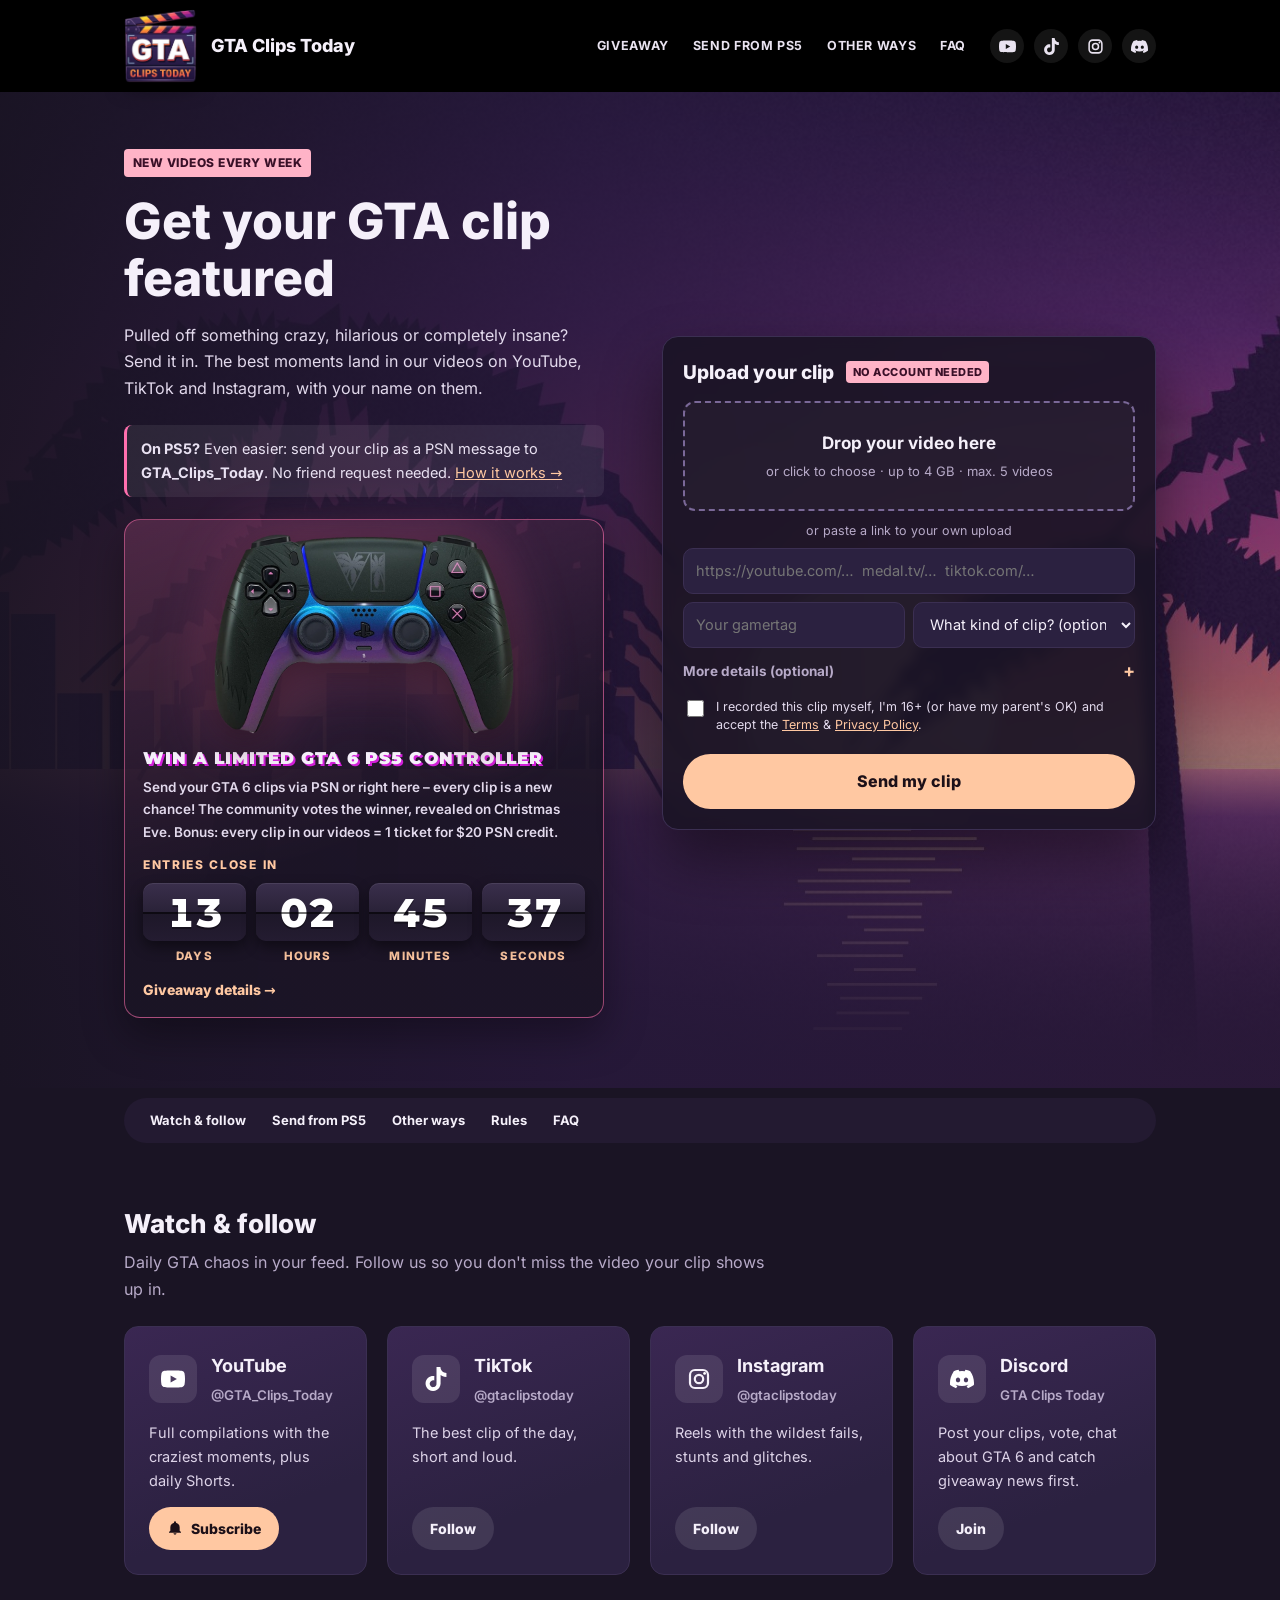
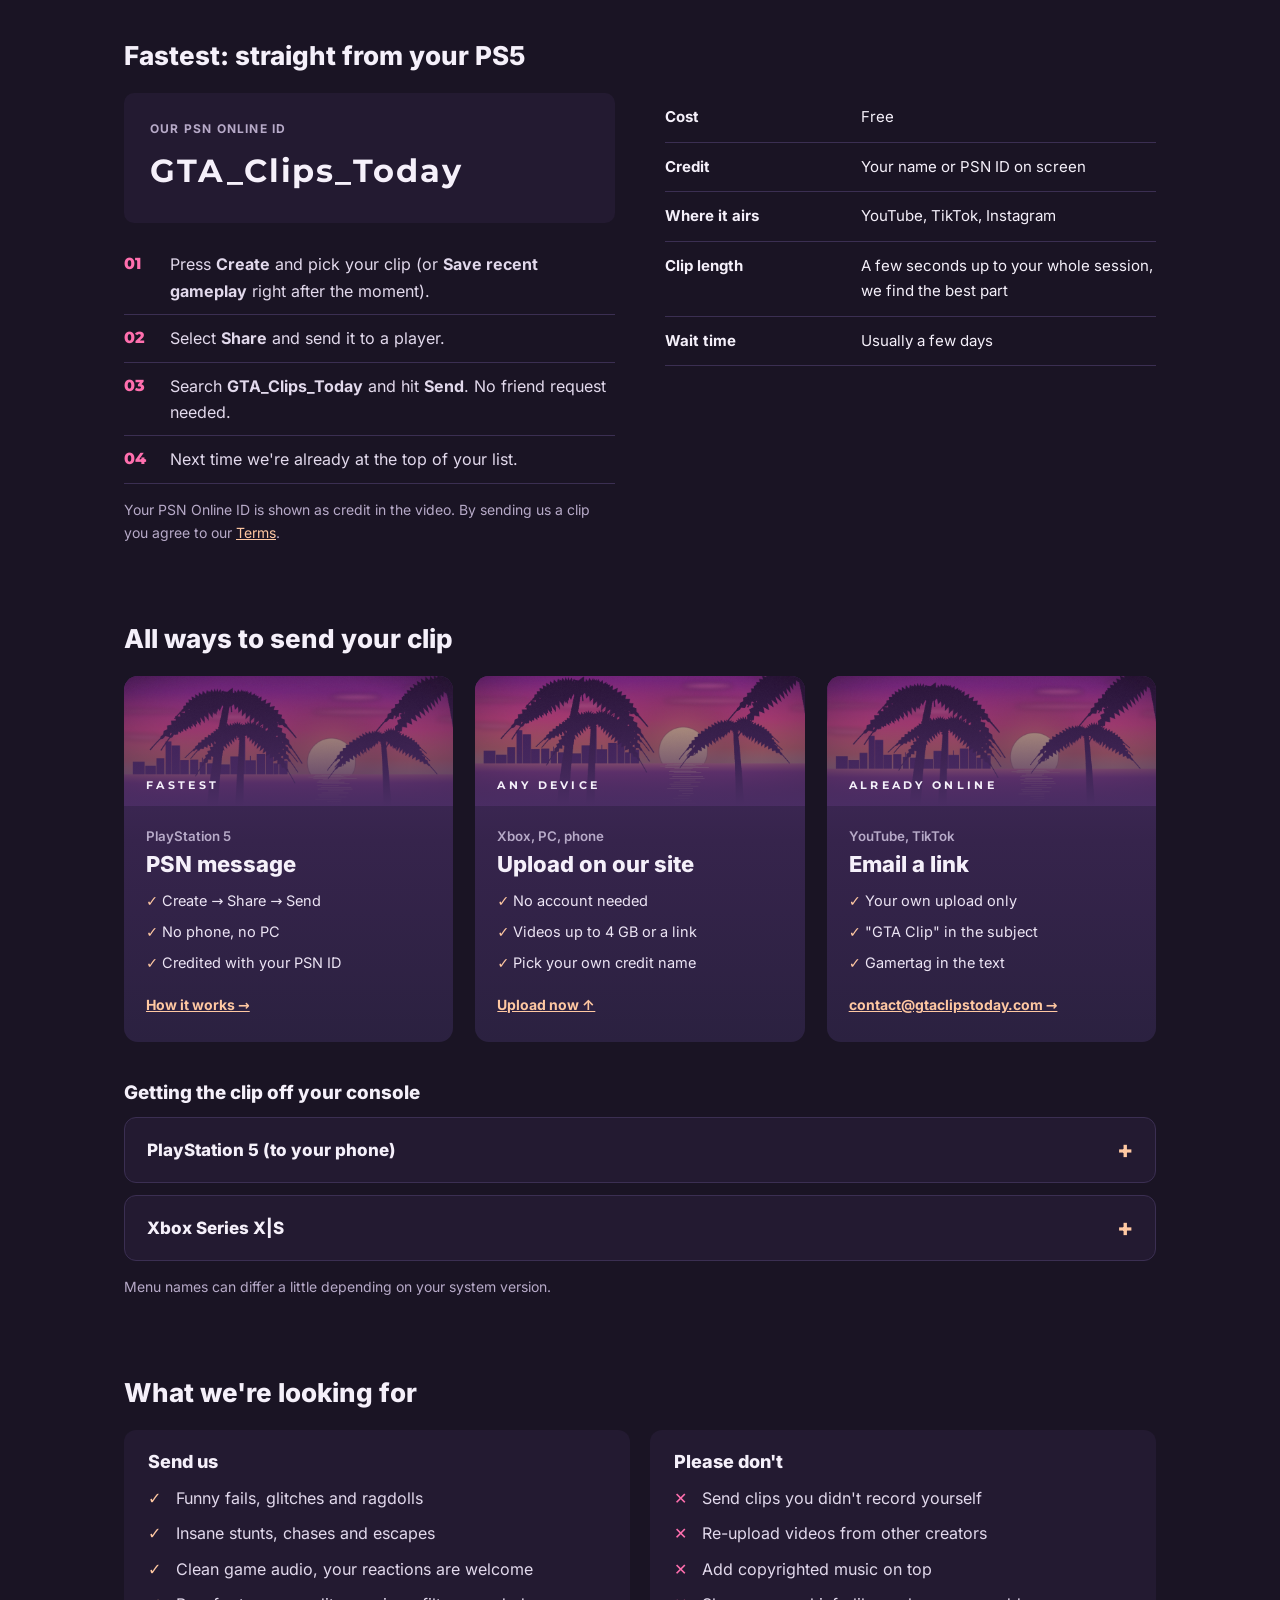
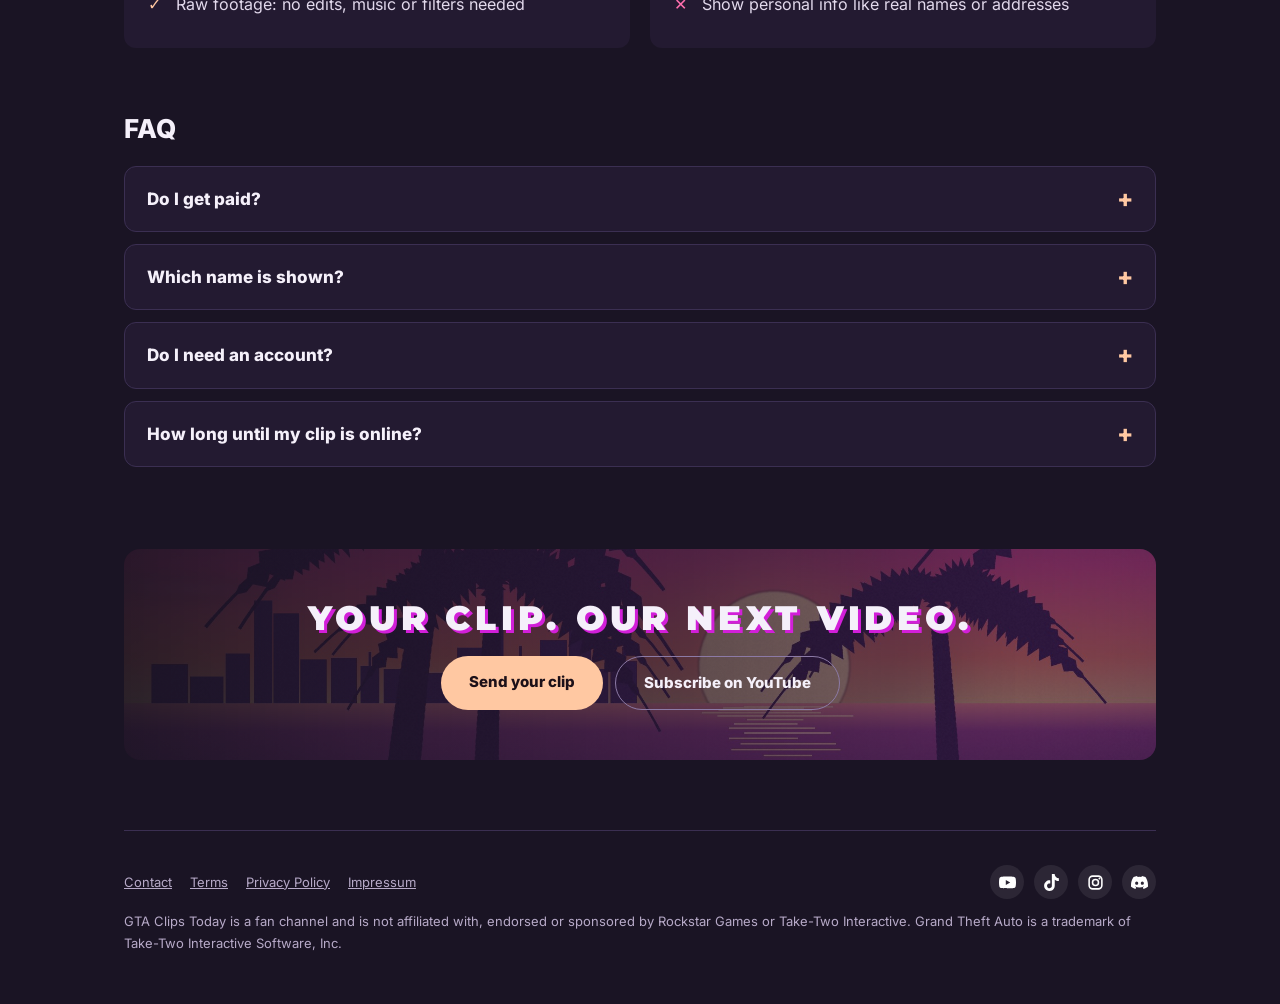
<file: index.html>
<!doctype html>
<html lang="en">
<head>
  <meta charset="utf-8">
  <meta name="viewport" content="width=device-width, initial-scale=1">
  <title>GTA Clips Today | Get your GTA clip featured</title>
  <meta name="description" content="Got a crazy, funny or insane GTA moment? Send it to GTA Clips Today - the best clips get featured on YouTube, TikTok and Instagram with credit to you.">
  <!-- Vorschau beim Teilen (WhatsApp, Discord, Facebook, X ...) -->
  <meta property="og:type" content="website">
  <meta property="og:site_name" content="GTA Clips Today">
  <meta property="og:url" content="https://gtaclipstoday.com/">
  <meta property="og:title" content="GTA Clips Today | Get your GTA clip featured">
  <meta property="og:description" content="Got a crazy, funny or insane GTA moment? Send it in - the best clips get featured on YouTube, TikTok and Instagram with your name on them.">
  <meta property="og:image" content="https://gtaclipstoday.com/assets/og.jpg">
  <meta property="og:image:width" content="1200">
  <meta property="og:image:height" content="630">
  <meta property="og:image:alt" content="GTA Clips Today - Get your GTA clip featured">
  <meta name="twitter:card" content="summary_large_image">
  <meta name="theme-color" content="#1a1424">
  <link rel="icon" href="assets/favicon.png">
  <link rel="apple-touch-icon" href="assets/logo.png">
  <link rel="preload" href="assets/fonts/Inter-400.woff2" as="font" type="font/woff2" crossorigin>
  <link rel="stylesheet" href="style.css">
  <!-- Spam-Schutz (Turnstile) laedt upload.js erst, wenn jemand das Formular benutzt -->
</head>
<body>
  <svg width="0" height="0" style="position:absolute" aria-hidden="true">
    <symbol id="i-yt" viewBox="0 0 24 24"><path d="M23.5 6.2a3 3 0 0 0-2.1-2.1C19.5 3.6 12 3.6 12 3.6s-7.5 0-9.4.5A3 3 0 0 0 .5 6.2 31 31 0 0 0 0 12a31 31 0 0 0 .5 5.8 3 3 0 0 0 2.1 2.1c1.9.5 9.4.5 9.4.5s7.5 0 9.4-.5a3 3 0 0 0 2.1-2.1A31 31 0 0 0 24 12a31 31 0 0 0-.5-5.8zM9.6 15.6V8.4l6.3 3.6-6.3 3.6z"/></symbol>
    <symbol id="i-tt" viewBox="0 0 24 24"><path d="M12.53.02C13.84 0 15.14.01 16.44 0c.08 1.53.63 3.09 1.75 4.17 1.12 1.11 2.7 1.62 4.24 1.79v4.03c-1.44-.05-2.89-.35-4.2-.97-.57-.26-1.1-.59-1.62-.93-.01 2.92.01 5.84-.02 8.75-.08 1.4-.54 2.79-1.35 3.94-1.31 1.92-3.58 3.17-5.91 3.21-1.43.08-2.86-.31-4.08-1.03-2.02-1.19-3.44-3.37-3.65-5.71-.02-.5-.03-1-.01-1.49.18-1.9 1.12-3.72 2.58-4.96 1.66-1.44 3.98-2.13 6.15-1.72.02 1.48-.04 2.96-.04 4.44-.99-.32-2.15-.23-3.02.37-.63.41-1.11 1.04-1.36 1.75-.21.51-.15 1.07-.14 1.61.24 1.64 1.82 3.02 3.5 2.87 1.12-.01 2.19-.66 2.77-1.61.19-.33.4-.67.41-1.06.1-1.79.06-3.57.07-5.36.01-4.03-.01-8.05.02-12.07z"/></symbol>
    <symbol id="i-ig" viewBox="0 0 24 24"><rect x="3" y="3" width="18" height="18" rx="5" fill="none" stroke="currentColor" stroke-width="2.2"/><circle cx="12" cy="12" r="4.2" fill="none" stroke="currentColor" stroke-width="2.2"/><circle cx="17.6" cy="6.4" r="1.4"/></symbol>
    <symbol id="i-dc" viewBox="0 0 24 24"><path d="M20.317 4.37a19.8 19.8 0 0 0-4.885-1.515.074.074 0 0 0-.079.037c-.21.375-.444.865-.608 1.25a18.3 18.3 0 0 0-5.487 0 12.6 12.6 0 0 0-.617-1.25.077.077 0 0 0-.079-.037A19.7 19.7 0 0 0 3.677 4.37a.07.07 0 0 0-.032.027C.533 9.046-.32 13.58.099 18.058a.08.08 0 0 0 .031.056 19.9 19.9 0 0 0 5.993 3.03.078.078 0 0 0 .084-.028c.462-.63.874-1.295 1.226-1.994a.076.076 0 0 0-.041-.106 13.1 13.1 0 0 1-1.872-.892.077.077 0 0 1-.008-.128c.126-.094.252-.192.372-.291a.074.074 0 0 1 .078-.01c3.928 1.793 8.18 1.793 12.062 0a.074.074 0 0 1 .078.01c.12.098.246.198.373.292a.077.077 0 0 1-.006.127 12.3 12.3 0 0 1-1.873.892.077.077 0 0 0-.041.107c.36.698.772 1.362 1.225 1.993a.076.076 0 0 0 .084.028 19.8 19.8 0 0 0 6.002-3.03.077.077 0 0 0 .032-.054c.5-5.177-.838-9.674-3.549-13.66a.06.06 0 0 0-.031-.03zM8.02 15.33c-1.183 0-2.157-1.085-2.157-2.419 0-1.333.956-2.419 2.157-2.419 1.21 0 2.176 1.096 2.157 2.42 0 1.333-.956 2.418-2.157 2.418zm7.975 0c-1.183 0-2.157-1.085-2.157-2.419 0-1.333.955-2.419 2.157-2.419 1.21 0 2.176 1.096 2.157 2.42 0 1.333-.946 2.418-2.157 2.418z"/></symbol>
    <symbol id="i-bell" viewBox="0 0 24 24"><path d="M12 22a2.5 2.5 0 0 0 2.4-2h-4.8A2.5 2.5 0 0 0 12 22zm7-6V11a7 7 0 0 0-5.5-6.8V3.5a1.5 1.5 0 0 0-3 0v.7A7 7 0 0 0 5 11v5l-2 2v1h18v-1z"/></symbol>
  </svg>

  <div class="wrap">
    <header class="top">
      <a class="brand" href="./"><img src="assets/logo.png" alt="">GTA Clips Today</a>
      <nav>
        <a class="txt" href="giveaway.html">Giveaway</a>
        <a class="txt" href="#psn">Send from PS5</a>
        <a class="txt" href="#ways">Other ways</a>
        <a class="txt" href="#faq">FAQ</a>
        <span class="socials">
          <a href="https://www.youtube.com/@GTA_Clips_Today" target="_blank" rel="noopener" aria-label="YouTube"><svg><use href="#i-yt"/></svg></a>
          <a href="https://www.tiktok.com/@gtaclipstoday" target="_blank" rel="noopener" aria-label="TikTok"><svg><use href="#i-tt"/></svg></a>
          <a href="https://www.instagram.com/gtaclipstoday" target="_blank" rel="noopener" aria-label="Instagram"><svg><use href="#i-ig"/></svg></a>
          <a href="https://discord.gg/meFFYtDEpf" target="_blank" rel="noopener" aria-label="Discord"><svg><use href="#i-dc"/></svg></a>
        </span>
      </nav>
    </header>

    <div class="hero" id="upload">
      <div class="hero-grid">
        <div>
          <span class="badge">NEW VIDEOS EVERY WEEK</span>
          <h1>Get your GTA clip<br>featured</h1>
          <p class="lead">Pulled off something crazy, hilarious or completely insane? Send it in. The best moments land in our videos on YouTube, TikTok and Instagram, with your name on them.</p>
          <div class="after">
          <div class="psnbox"><b>On PS5?</b> Even easier: send your clip as a PSN message to <b>GTA_Clips_Today</b>. No friend request needed. <a href="#psn">How it works →</a></div>
          <a class="giveaway-box" href="giveaway.html">
            <img class="gprize" src="assets/controller-gta6.webp" width="900" height="601" loading="lazy" alt="The prize: PS5 DualSense controller in the limited GTA VI design">
            <div class="gtitle">Win a limited GTA 6 PS5 controller<small>Send your GTA 6 clips via PSN or right here – every clip is a new chance! The community votes the winner, revealed on Christmas Eve. Bonus: every clip in our videos = 1 ticket for $20 PSN credit.</small></div>
            <div class="flipcd"></div>
            <span class="gmore">Giveaway details →</span>
          </a>
          </div>
        </div>
        <form class="upform" id="upform" novalidate>
            <div class="uphead">Upload your clip <span>no account needed</span></div>
            <div class="drop" id="drop">
              <b>Drop your video here</b>
              <span>or click to choose · up to 4 GB · max. 5 videos</span>
              <input type="file" id="upfile" accept="video/*,.mp4,.mov,.mkv,.webm,.avi,.m4v" multiple>
            </div>
            <ul class="upfiles" id="upfiles"></ul>
            <div class="or">or paste a link to your own upload</div>
            <input class="in" id="uplink" type="url" placeholder="https://youtube.com/…  medal.tv/…  tiktok.com/…">
            <div class="two-in">
              <input class="in" id="gamertag" maxlength="40" placeholder="Your gamertag" required>
              <select class="in" id="cat" aria-label="Clip category"></select>
            </div>
            <details class="more"><summary>More details (optional)</summary>
              <input class="in" id="email" type="email" maxlength="120" placeholder="Email - only to contact you if you win (never shown)">
              <input class="in" id="social" maxlength="120" placeholder="Your channel or social - we may tag you">
              <textarea class="in" id="desc" rows="2" maxlength="500" placeholder="What happens in the clip? e.g. at 0:42 my car flies over the city"></textarea>
            </details>
            <label class="consent"><input type="checkbox" id="consent">
              <span>I recorded this clip myself, I'm 16+ (or have my parent's OK) and accept the <a href="terms.html" target="_blank">Terms</a> &amp; <a href="privacy.html" target="_blank">Privacy Policy</a>.</span></label>
            <div class="ts-box" data-sitekey="0x4AAAAAAFZ9uZJ08gyTnfce" data-theme="dark" data-size="flexible"></div>
            <button class="btn" id="upsend" type="submit">Send my clip</button>
            <div class="upmsg" id="upmsg"></div>
          </form>
      </div>
    </div>

    <nav class="tabs">
      <a href="#follow">Watch &amp; follow</a>
      <a href="#psn">Send from PS5</a>
      <a href="#ways">Other ways</a>
      <a href="#rules">Rules</a>
      <a href="#faq">FAQ</a>
    </nav>

    <section id="follow">
      <h2>Watch &amp; follow</h2>
      <p class="sub">Daily GTA chaos in your feed. Follow us so you don't miss the video your clip shows up in.</p>
      <div class="channels">
        <a class="ch yt" href="https://www.youtube.com/@GTA_Clips_Today?sub_confirmation=1" target="_blank" rel="noopener">
          <span class="head"><span class="icon"><svg><use href="#i-yt"/></svg></span><span><b>YouTube</b><small>@GTA_Clips_Today</small></span></span>
          <p>Full compilations with the craziest moments, plus daily Shorts.</p>
          <span class="cta"><svg><use href="#i-bell"/></svg>Subscribe</span>
        </a>
        <a class="ch" href="https://www.tiktok.com/@gtaclipstoday" target="_blank" rel="noopener">
          <span class="head"><span class="icon"><svg><use href="#i-tt"/></svg></span><span><b>TikTok</b><small>@gtaclipstoday</small></span></span>
          <p>The best clip of the day, short and loud.</p>
          <span class="cta">Follow</span>
        </a>
        <a class="ch" href="https://www.instagram.com/gtaclipstoday" target="_blank" rel="noopener">
          <span class="head"><span class="icon"><svg><use href="#i-ig"/></svg></span><span><b>Instagram</b><small>@gtaclipstoday</small></span></span>
          <p>Reels with the wildest fails, stunts and glitches.</p>
          <span class="cta">Follow</span>
        </a>
        <a class="ch" href="https://discord.gg/meFFYtDEpf" target="_blank" rel="noopener">
          <span class="head"><span class="icon"><svg><use href="#i-dc"/></svg></span><span><b>Discord</b><small>GTA Clips Today</small></span></span>
          <p>Post your clips, vote, chat about GTA 6 and catch giveaway news first.</p>
          <span class="cta">Join</span>
        </a>
      </div>
    </section>

    <section id="psn">
      <h2>Fastest: straight from your PS5</h2>
      <div class="two">
        <div>
          <div class="psn-box"><div class="label">Our PSN Online ID</div><div class="psn-id">GTA_Clips_Today</div></div>
          <ol class="steps">
            <li>Press <strong>Create</strong> and pick your clip (or <strong>Save recent gameplay</strong> right after the moment).</li>
            <li>Select <strong>Share</strong> and send it to a player.</li>
            <li>Search <strong>GTA_Clips_Today</strong> and hit <strong>Send</strong>. No friend request needed.</li>
            <li>Next time we're already at the top of your list.</li>
          </ol>
          <p class="hint">Your PSN Online ID is shown as credit in the video. By sending us a clip you agree to our <a href="terms.html">Terms</a>.</p>
        </div>
        <table class="facts">
          <tr><td>Cost</td><td>Free</td></tr>
          <tr><td>Credit</td><td>Your name or PSN ID on screen</td></tr>
          <tr><td>Where it airs</td><td>YouTube, TikTok, Instagram</td></tr>
          <tr><td>Clip length</td><td>A few seconds up to your whole session, we find the best part</td></tr>
          <tr><td>Wait time</td><td>Usually a few days</td></tr>
        </table>
      </div>
    </section>

    <section id="ways">
      <h2>All ways to send your clip</h2>
      <div class="cards">
        <div class="c"><div class="img"><b>FASTEST</b></div><div class="body"><small>PlayStation 5</small><h3>PSN message</h3>
          <ul><li>Create → Share → Send</li><li>No phone, no PC</li><li>Credited with your PSN ID</li></ul>
          <a class="more" href="#psn">How it works →</a></div></div>
        <div class="c"><div class="img"><b>ANY DEVICE</b></div><div class="body"><small>Xbox, PC, phone</small><h3>Upload on our site</h3>
          <ul><li>No account needed</li><li>Videos up to 4 GB or a link</li><li>Pick your own credit name</li></ul>
          <a class="more" href="#upload">Upload now ↑</a></div></div>
        <div class="c"><div class="img"><b>ALREADY ONLINE</b></div><div class="body"><small>YouTube, TikTok</small><h3>Email a link</h3>
          <ul><li>Your own upload only</li><li>"GTA Clip" in the subject</li><li>Gamertag in the text</li></ul>
          <a class="more" href="mailto:contact@gtaclipstoday.com?subject=GTA%20Clip">contact@gtaclipstoday.com →</a></div></div>
      </div>

      <h3 style="margin:40px 0 14px">Getting the clip off your console</h3>
      <details>
        <summary>PlayStation 5 (to your phone)</summary>
        <div class="body">
          <h3>Once: turn on auto-upload</h3>
          <ol>
            <li>On your PS5 go to <strong>Settings → Captures and Broadcasts → Auto-Upload</strong> and switch it on.</li>
            <li>Install the <strong>PlayStation App</strong> on your phone and sign in with the same account.</li>
          </ol>
          <h3>Every time</h3>
          <ol>
            <li>Press the <strong>Create</strong> button and choose <strong>Save recent gameplay</strong>.</li>
            <li>In the PlayStation App open your <strong>Captures</strong> and save the clip to your phone.</li>
            <li>Upload it with our <a href="#upload">upload form</a>.</li>
          </ol>
          <p class="hint">Long recording that doesn't show up in the app? Copy it to a USB stick (<strong>Media Gallery → select the video → … → Copy to USB drive</strong>) and upload it from a PC.</p>
        </div>
      </details>
      <details>
        <summary>Xbox Series X|S</summary>
        <div class="body">
          <h3>Once: turn on auto-upload</h3>
          <ol>
            <li>On your Xbox go to <strong>Settings → Preferences → Capture &amp; share</strong> and turn on <strong>Automatically upload</strong>.</li>
            <li>Install the <strong>Xbox App</strong> on your phone and sign in with the same account.</li>
          </ol>
          <h3>Every time</h3>
          <ol>
            <li>Press the <strong>Share</strong> button on your controller to save what just happened.</li>
            <li>In the Xbox App open your <strong>Captures</strong> and save the clip to your phone.</li>
            <li>Upload it with our <a href="#upload">upload form</a>.</li>
          </ol>
        </div>
      </details>
      <p class="hint">Menu names can differ a little depending on your system version.</p>
    </section>

    <section id="rules">
      <h2>What we're looking for</h2>
      <div class="rules">
        <div class="box">
          <h3>Send us</h3>
          <ul class="check">
            <li>Funny fails, glitches and ragdolls</li>
            <li>Insane stunts, chases and escapes</li>
            <li>Clean game audio, your reactions are welcome</li>
            <li>Raw footage: no edits, music or filters needed</li>
          </ul>
        </div>
        <div class="box">
          <h3>Please don't</h3>
          <ul class="check cross">
            <li>Send clips you didn't record yourself</li>
            <li>Re-upload videos from other creators</li>
            <li>Add copyrighted music on top</li>
            <li>Show personal info like real names or addresses</li>
          </ul>
        </div>
      </div>
    </section>

    <section id="faq">
      <h2>FAQ</h2>
      <details>
        <summary>Do I get paid?</summary>
        <div class="body"><p>No, submissions are unpaid. In return you get credited on screen and in the video description, and thousands of people get to see your moment.</p></div>
      </details>
      <details>
        <summary>Which name is shown?</summary>
        <div class="body"><p>The name or gamertag you type into the form, or your PSN Online ID if you send the clip from your PS5. We never show your email address or real name.</p></div>
      </details>
      <details>
        <summary>Do I need an account?</summary>
        <div class="body"><p>No. Our upload form works without any account or email address - just your gamertag and the video. On PS5 you can also send the clip as a PSN message to GTA_Clips_Today.</p></div>
      </details>
      <details>
        <summary>How long until my clip is online?</summary>
        <div class="body"><p>Usually within a few days. Not every clip makes it in. We pick the best moments for each video, so follow us to catch yours.</p></div>
      </details>
    </section>

    <div class="cta-band">
      <h2 class="shadow-text">Your clip. Our next video.</h2>
      <div class="btn-row" style="justify-content:center">
        <a class="btn" href="#upload">Send your clip</a>
        <a class="btn ghost" href="https://www.youtube.com/@GTA_Clips_Today?sub_confirmation=1" target="_blank" rel="noopener">Subscribe on YouTube</a>
      </div>
    </div>

    <footer>
      <div class="row">
        <div class="links">
          <a href="mailto:contact@gtaclipstoday.com">Contact</a>
          <a href="terms.html">Terms</a>
          <a href="privacy.html">Privacy Policy</a>
          <a href="impressum.html">Impressum</a>
        </div>
        <span class="socials">
          <a href="https://www.youtube.com/@GTA_Clips_Today" target="_blank" rel="noopener" aria-label="YouTube"><svg><use href="#i-yt"/></svg></a>
          <a href="https://www.tiktok.com/@gtaclipstoday" target="_blank" rel="noopener" aria-label="TikTok"><svg><use href="#i-tt"/></svg></a>
          <a href="https://www.instagram.com/gtaclipstoday" target="_blank" rel="noopener" aria-label="Instagram"><svg><use href="#i-ig"/></svg></a>
          <a href="https://discord.gg/meFFYtDEpf" target="_blank" rel="noopener" aria-label="Discord"><svg><use href="#i-dc"/></svg></a>
        </span>
      </div>
      <p>GTA Clips Today is a fan channel and is not affiliated with, endorsed or sponsored by Rockstar Games or Take-Two Interactive. Grand Theft Auto is a trademark of Take-Two Interactive Software, Inc.</p>
    </footer>
  </div>
  <script src="upload.js"></script>
  <script src="countdown.js"></script>
</body>
</html>
</file>
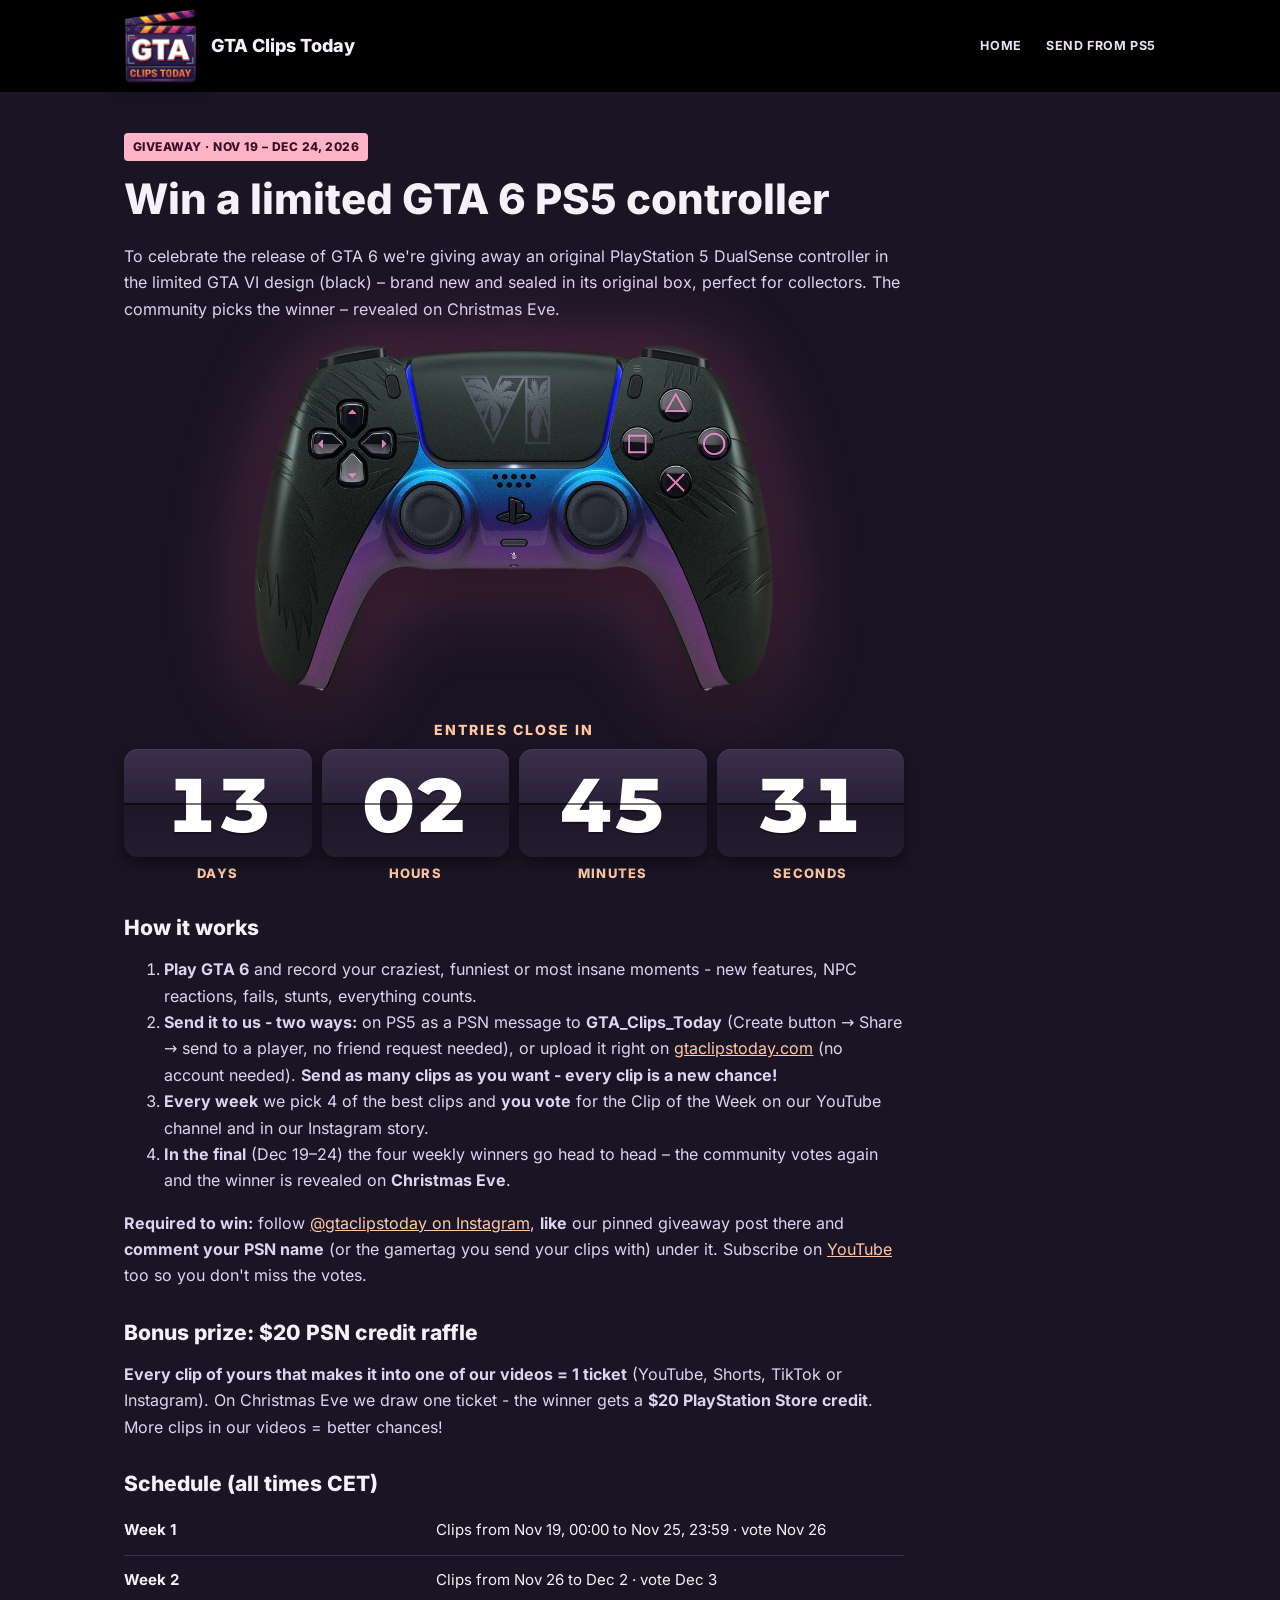
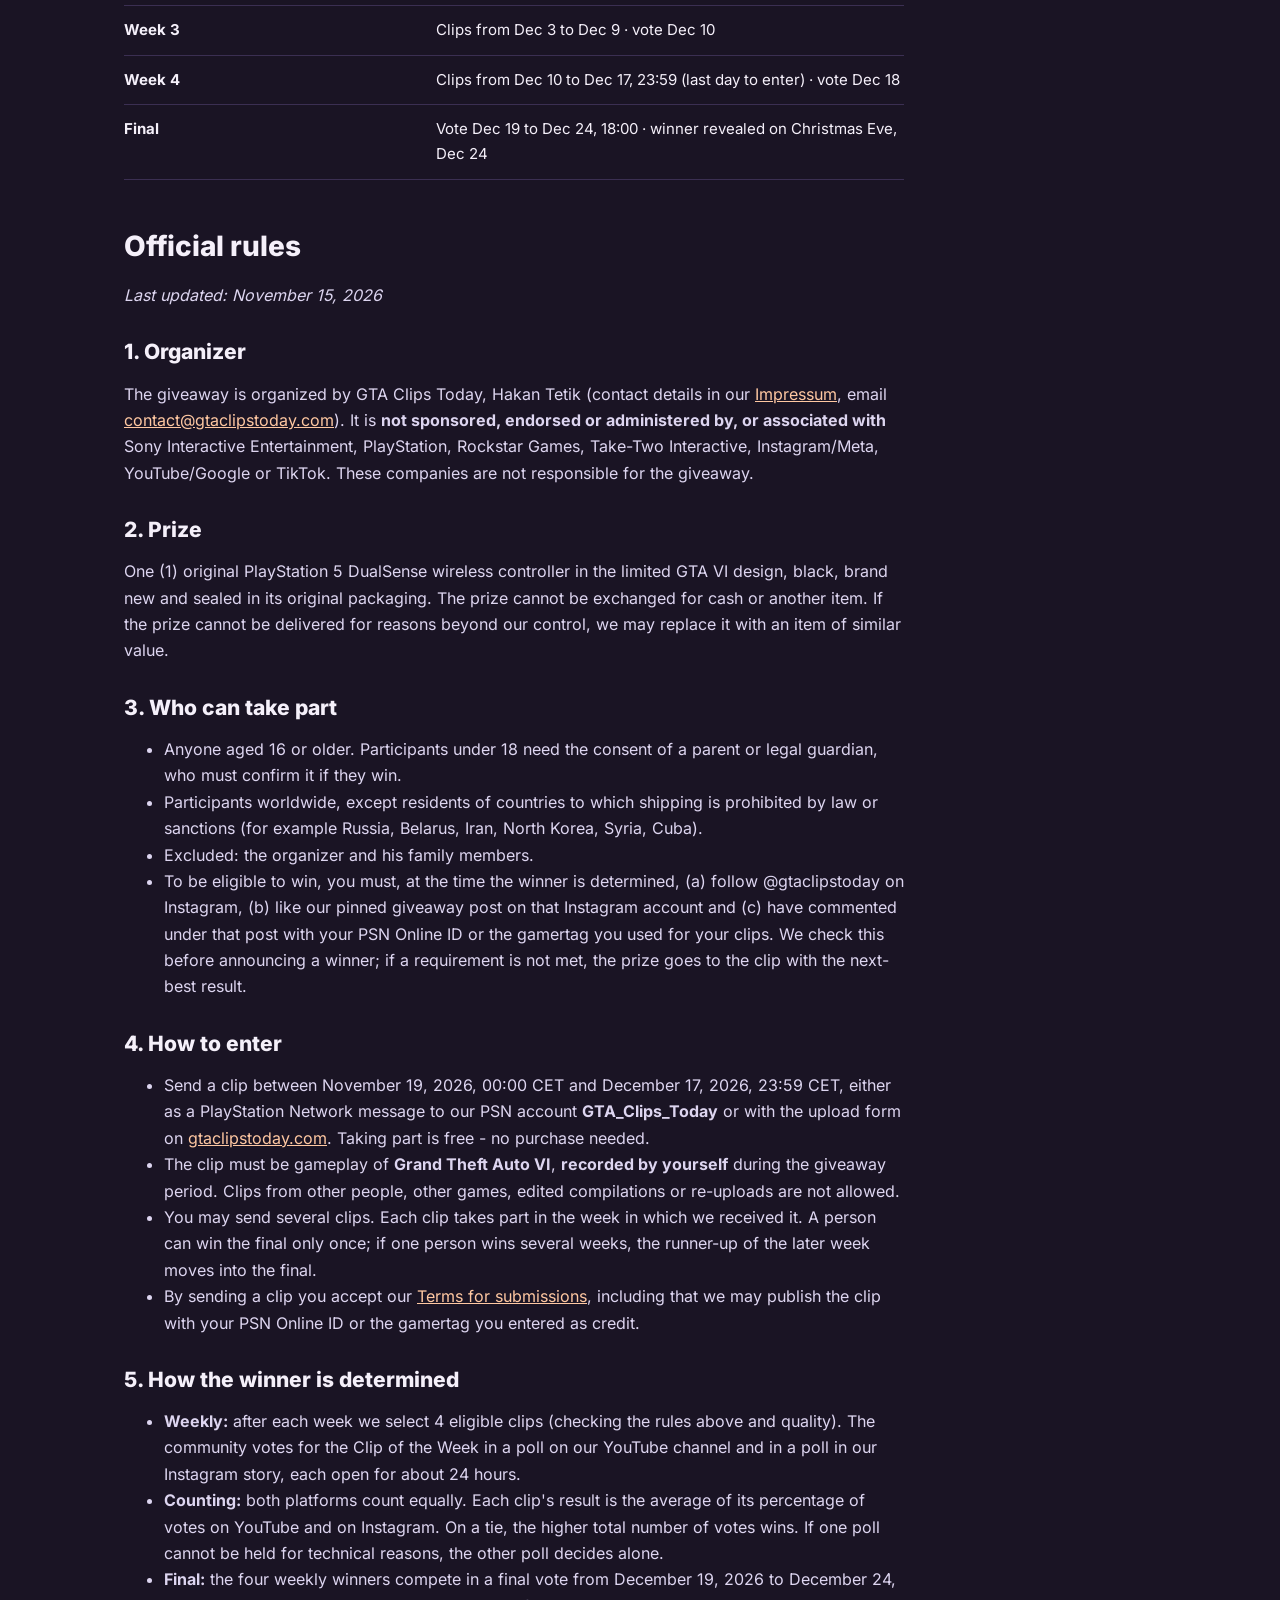
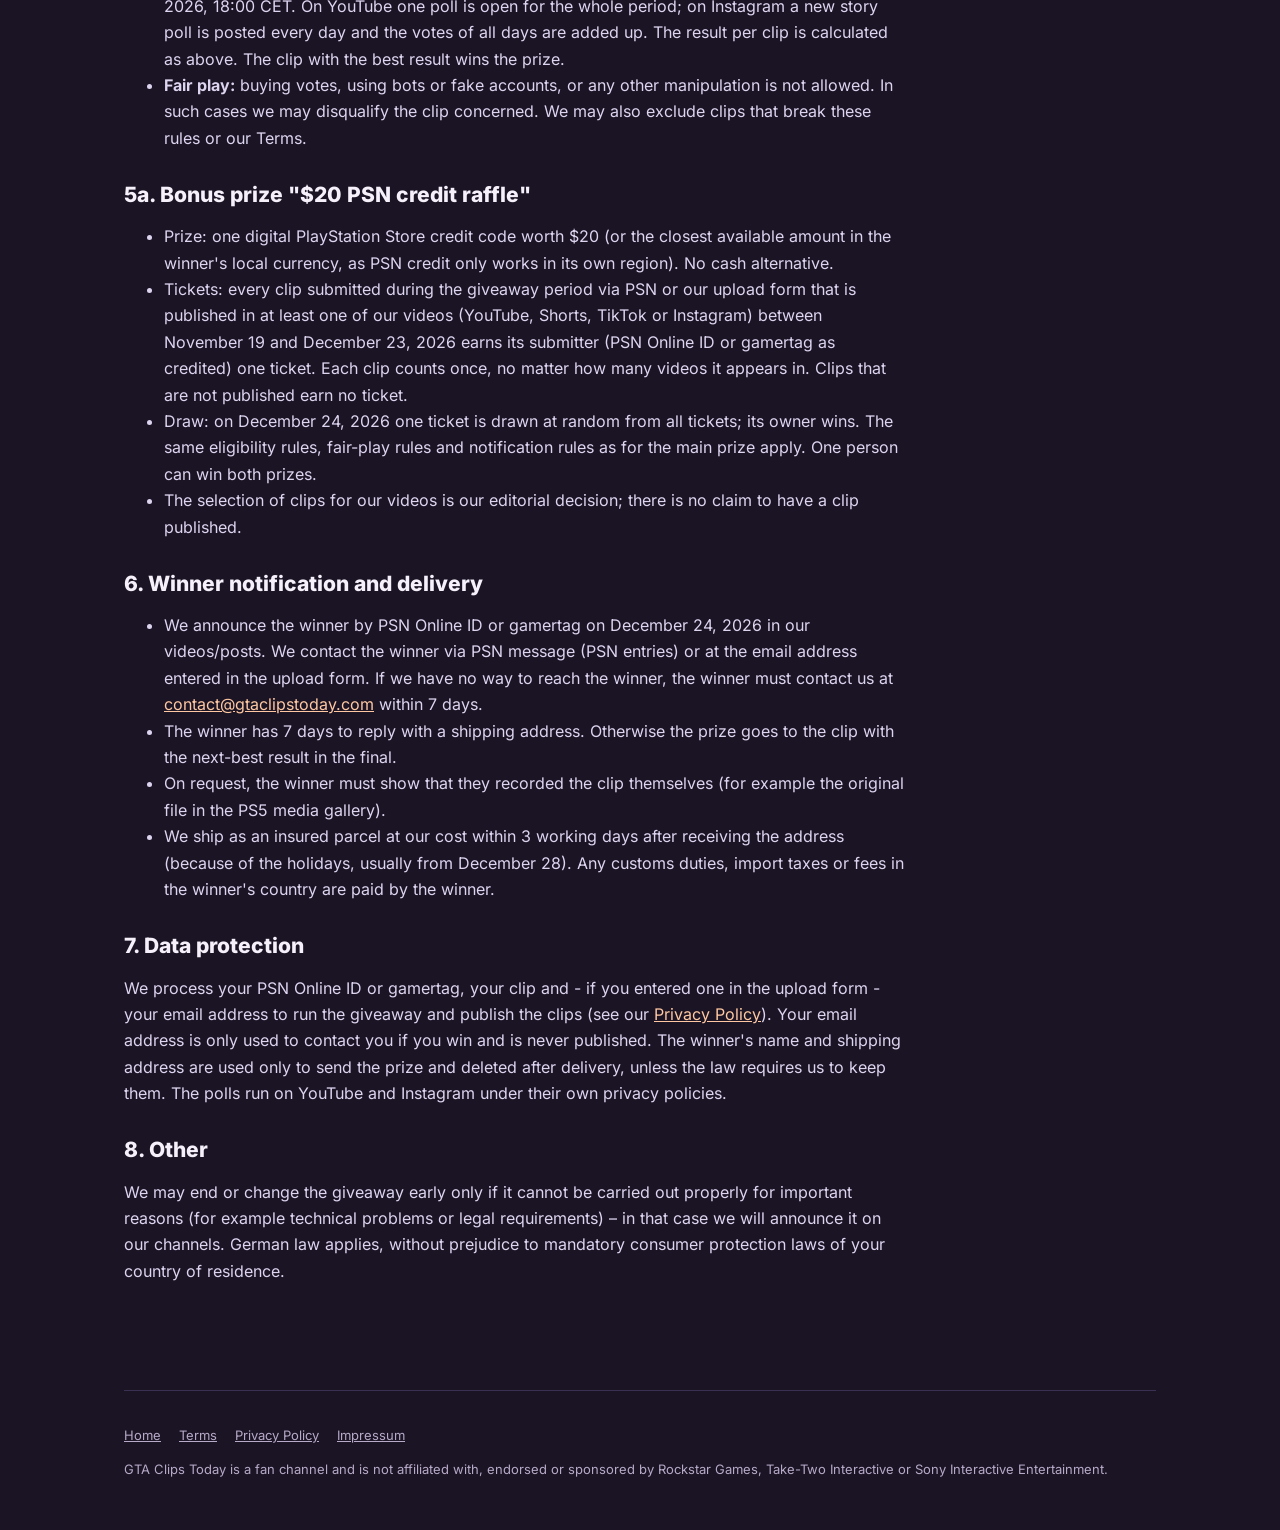
<file: giveaway.html>
<!doctype html>
<html lang="en">
<head>
  <meta charset="utf-8">
  <meta name="viewport" content="width=device-width, initial-scale=1">
  <title>GTA 6 Controller Giveaway | GTA Clips Today</title>
  <meta name="description" content="Win a limited GTA VI design PS5 controller: send your GTA 6 clips via PSN or our website - every clip is a new chance. Plus a $20 PSN credit raffle. The community votes the winner, revealed on Christmas Eve 2026.">
  <meta property="og:title" content="Win a limited GTA 6 PS5 controller | GTA Clips Today">
  <meta property="og:description" content="Send your GTA 6 clips via PSN or gtaclipstoday.com - every clip is a new chance. Winner revealed on Christmas Eve.">
  <meta property="og:image" content="https://gtaclipstoday.com/assets/og.jpg">
  <meta name="twitter:card" content="summary_large_image">
  <meta name="theme-color" content="#1a1424">
  <link rel="icon" href="assets/favicon.png">
  <link rel="stylesheet" href="style.css">
</head>
<body>
  <div class="wrap">
    <header class="top">
      <a class="brand" href="./"><img src="assets/logo.png" alt="">GTA Clips Today</a>
      <nav><a class="txt" href="./">Home</a><a class="txt" href="./#psn">Send from PS5</a></nav>
    </header>

    <main class="legal">
      <span class="badge">GIVEAWAY · NOV 19 – DEC 24, 2026</span>
      <h1 style="margin-top:14px">Win a limited GTA 6 PS5 controller</h1>
      <p>To celebrate the release of GTA 6 we're giving away an original PlayStation 5 DualSense controller in the limited GTA VI design (black) – brand new and sealed in its original box, perfect for collectors. The community picks the winner – revealed on Christmas Eve.</p>
      <img class="prize-photo" src="assets/controller-gta6.webp" width="900" height="601" alt="The prize: PS5 DualSense wireless controller in the limited GTA VI design">

      <div class="flipcd big" style="margin:26px 0 10px"></div>

      <h2>How it works</h2>
      <ol>
        <li><strong>Play GTA 6</strong> and record your craziest, funniest or most insane moments - new features, NPC reactions, fails, stunts, everything counts.</li>
        <li><strong>Send it to us - two ways:</strong> on PS5 as a PSN message to <strong>GTA_Clips_Today</strong> (Create button → Share → send to a player, no friend request needed), or upload it right on <a href="./#upload">gtaclipstoday.com</a> (no account needed). <strong>Send as many clips as you want - every clip is a new chance!</strong></li>
        <li><strong>Every week</strong> we pick 4 of the best clips and <strong>you vote</strong> for the Clip of the Week on our YouTube channel and in our Instagram story.</li>
        <li><strong>In the final</strong> (Dec 19–24) the four weekly winners go head to head – the community votes again and the winner is revealed on <strong>Christmas Eve</strong>.</li>
      </ol>
      <p><strong>Required to win:</strong> follow <a href="https://www.instagram.com/gtaclipstoday" target="_blank" rel="noopener">@gtaclipstoday on Instagram</a>, <strong>like</strong> our pinned giveaway post there and <strong>comment your PSN name</strong> (or the gamertag you send your clips with) under it. Subscribe on <a href="https://www.youtube.com/@GTA_Clips_Today?sub_confirmation=1" target="_blank" rel="noopener">YouTube</a> too so you don't miss the votes.</p>

      <h2>Bonus prize: $20 PSN credit raffle</h2>
      <p><strong>Every clip of yours that makes it into one of our videos = 1 ticket</strong> (YouTube, Shorts, TikTok or Instagram). On Christmas Eve we draw one ticket - the winner gets a <strong>$20 PlayStation Store credit</strong>. More clips in our videos = better chances!</p>

      <h2>Schedule (all times CET)</h2>
      <table class="facts">
        <tr><td>Week 1</td><td>Clips from Nov 19, 00:00 to Nov 25, 23:59 · vote Nov 26</td></tr>
        <tr><td>Week 2</td><td>Clips from Nov 26 to Dec 2 · vote Dec 3</td></tr>
        <tr><td>Week 3</td><td>Clips from Dec 3 to Dec 9 · vote Dec 10</td></tr>
        <tr><td>Week 4</td><td>Clips from Dec 10 to Dec 17, 23:59 (last day to enter) · vote Dec 18</td></tr>
        <tr><td>Final</td><td>Vote Dec 19 to Dec 24, 18:00 · winner revealed on Christmas Eve, Dec 24</td></tr>
      </table>

      <h1 style="font-size:28px;margin-top:50px">Official rules</h1>
      <p><em>Last updated: November 15, 2026</em></p>

      <h2>1. Organizer</h2>
      <p>The giveaway is organized by GTA Clips Today, Hakan Tetik (contact details in our <a href="impressum.html">Impressum</a>, email <a href="mailto:contact@gtaclipstoday.com">contact@gtaclipstoday.com</a>). It is <strong>not sponsored, endorsed or administered by, or associated with</strong> Sony Interactive Entertainment, PlayStation, Rockstar Games, Take-Two Interactive, Instagram/Meta, YouTube/Google or TikTok. These companies are not responsible for the giveaway.</p>

      <h2>2. Prize</h2>
      <p>One (1) original PlayStation 5 DualSense wireless controller in the limited GTA VI design, black, brand new and sealed in its original packaging. The prize cannot be exchanged for cash or another item. If the prize cannot be delivered for reasons beyond our control, we may replace it with an item of similar value.</p>

      <h2>3. Who can take part</h2>
      <ul>
        <li>Anyone aged 16 or older. Participants under 18 need the consent of a parent or legal guardian, who must confirm it if they win.</li>
        <li>Participants worldwide, except residents of countries to which shipping is prohibited by law or sanctions (for example Russia, Belarus, Iran, North Korea, Syria, Cuba).</li>
        <li>Excluded: the organizer and his family members.</li>
        <li>To be eligible to win, you must, at the time the winner is determined, (a) follow @gtaclipstoday on Instagram, (b) like our pinned giveaway post on that Instagram account and (c) have commented under that post with your PSN Online ID or the gamertag you used for your clips. We check this before announcing a winner; if a requirement is not met, the prize goes to the clip with the next-best result.</li>
      </ul>

      <h2>4. How to enter</h2>
      <ul>
        <li>Send a clip between November 19, 2026, 00:00 CET and December 17, 2026, 23:59 CET, either as a PlayStation Network message to our PSN account <strong>GTA_Clips_Today</strong> or with the upload form on <a href="./#upload">gtaclipstoday.com</a>. Taking part is free - no purchase needed.</li>
        <li>The clip must be gameplay of <strong>Grand Theft Auto VI</strong>, <strong>recorded by yourself</strong> during the giveaway period. Clips from other people, other games, edited compilations or re-uploads are not allowed.</li>
        <li>You may send several clips. Each clip takes part in the week in which we received it. A person can win the final only once; if one person wins several weeks, the runner-up of the later week moves into the final.</li>
        <li>By sending a clip you accept our <a href="terms.html">Terms for submissions</a>, including that we may publish the clip with your PSN Online ID or the gamertag you entered as credit.</li>
      </ul>

      <h2>5. How the winner is determined</h2>
      <ul>
        <li><strong>Weekly:</strong> after each week we select 4 eligible clips (checking the rules above and quality). The community votes for the Clip of the Week in a poll on our YouTube channel and in a poll in our Instagram story, each open for about 24 hours.</li>
        <li><strong>Counting:</strong> both platforms count equally. Each clip's result is the average of its percentage of votes on YouTube and on Instagram. On a tie, the higher total number of votes wins. If one poll cannot be held for technical reasons, the other poll decides alone.</li>
        <li><strong>Final:</strong> the four weekly winners compete in a final vote from December 19, 2026 to December 24, 2026, 18:00 CET. On YouTube one poll is open for the whole period; on Instagram a new story poll is posted every day and the votes of all days are added up. The result per clip is calculated as above. The clip with the best result wins the prize.</li>
        <li><strong>Fair play:</strong> buying votes, using bots or fake accounts, or any other manipulation is not allowed. In such cases we may disqualify the clip concerned. We may also exclude clips that break these rules or our Terms.</li>
      </ul>

      <h2>5a. Bonus prize "$20 PSN credit raffle"</h2>
      <ul>
        <li>Prize: one digital PlayStation Store credit code worth $20 (or the closest available amount in the winner's local currency, as PSN credit only works in its own region). No cash alternative.</li>
        <li>Tickets: every clip submitted during the giveaway period via PSN or our upload form that is published in at least one of our videos (YouTube, Shorts, TikTok or Instagram) between November 19 and December 23, 2026 earns its submitter (PSN Online ID or gamertag as credited) one ticket. Each clip counts once, no matter how many videos it appears in. Clips that are not published earn no ticket.</li>
        <li>Draw: on December 24, 2026 one ticket is drawn at random from all tickets; its owner wins. The same eligibility rules, fair-play rules and notification rules as for the main prize apply. One person can win both prizes.</li>
        <li>The selection of clips for our videos is our editorial decision; there is no claim to have a clip published.</li>
      </ul>

      <h2>6. Winner notification and delivery</h2>
      <ul>
        <li>We announce the winner by PSN Online ID or gamertag on December 24, 2026 in our videos/posts. We contact the winner via PSN message (PSN entries) or at the email address entered in the upload form. If we have no way to reach the winner, the winner must contact us at <a href="mailto:contact@gtaclipstoday.com">contact@gtaclipstoday.com</a> within 7 days.</li>
        <li>The winner has 7 days to reply with a shipping address. Otherwise the prize goes to the clip with the next-best result in the final.</li>
        <li>On request, the winner must show that they recorded the clip themselves (for example the original file in the PS5 media gallery).</li>
        <li>We ship as an insured parcel at our cost within 3 working days after receiving the address (because of the holidays, usually from December 28). Any customs duties, import taxes or fees in the winner's country are paid by the winner.</li>
      </ul>

      <h2>7. Data protection</h2>
      <p>We process your PSN Online ID or gamertag, your clip and - if you entered one in the upload form - your email address to run the giveaway and publish the clips (see our <a href="privacy.html">Privacy Policy</a>). Your email address is only used to contact you if you win and is never published. The winner's name and shipping address are used only to send the prize and deleted after delivery, unless the law requires us to keep them. The polls run on YouTube and Instagram under their own privacy policies.</p>

      <h2>8. Other</h2>
      <p>We may end or change the giveaway early only if it cannot be carried out properly for important reasons (for example technical problems or legal requirements) – in that case we will announce it on our channels. German law applies, without prejudice to mandatory consumer protection laws of your country of residence.</p>
    </main>

    <footer>
      <div class="row"><div class="links"><a href="./">Home</a><a href="terms.html">Terms</a><a href="privacy.html">Privacy Policy</a><a href="impressum.html">Impressum</a></div></div>
      <p>GTA Clips Today is a fan channel and is not affiliated with, endorsed or sponsored by Rockstar Games, Take-Two Interactive or Sony Interactive Entertainment.</p>
    </footer>
  </div>
  <script src="countdown.js"></script>
</body>
</html>
</file>
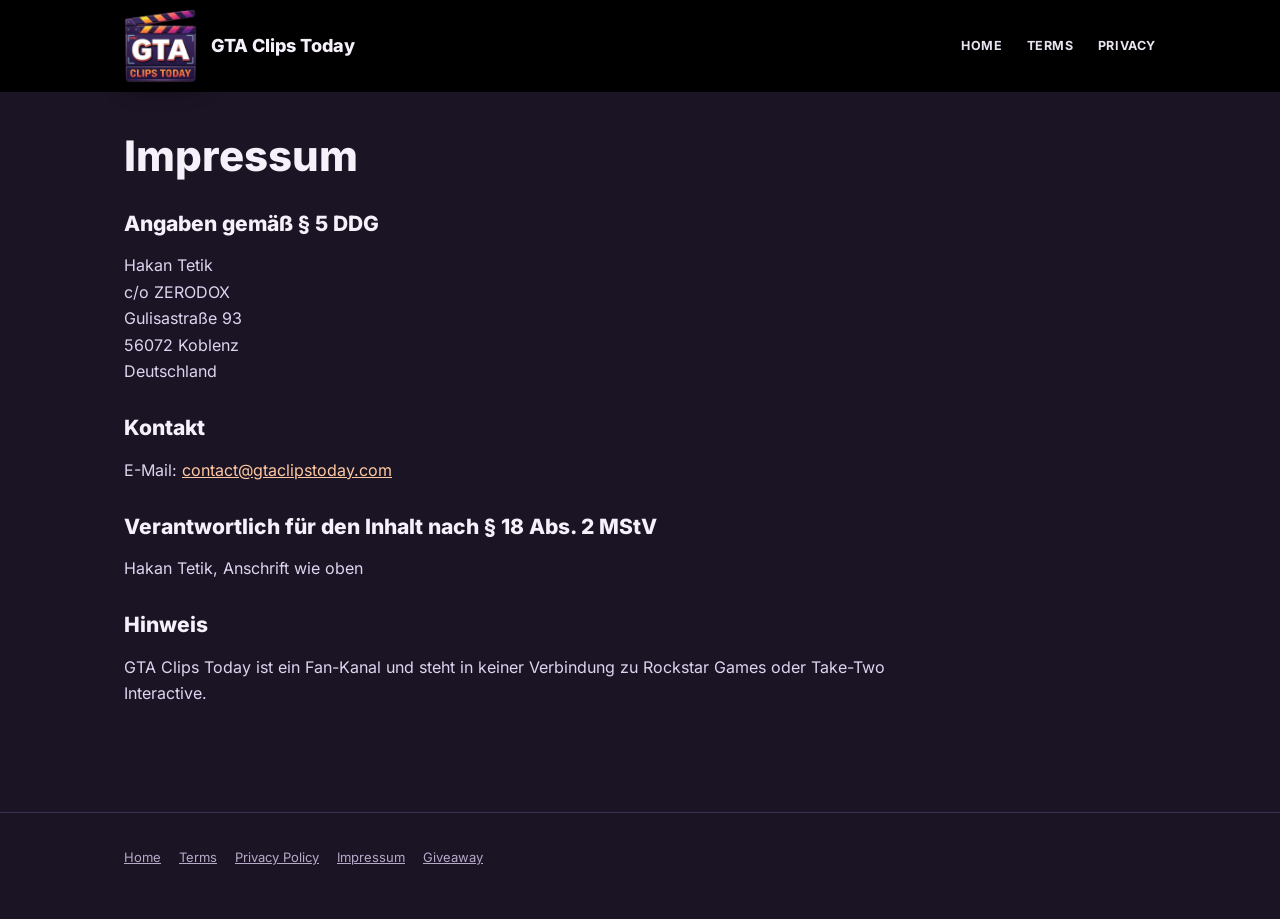
<file: impressum.html>
<!doctype html>
<html lang="de">
<head>
  <meta charset="utf-8">
  <meta name="viewport" content="width=device-width, initial-scale=1">
  <title>Impressum | GTA Clips Today</title>
  <meta name="robots" content="noindex">
  <link rel="icon" href="assets/favicon.png">
  <link rel="stylesheet" href="style.css">
</head>
<body>
  <div class="wrap">
    <header class="top">
      <a class="brand" href="./"><img src="assets/logo.png" alt="">GTA Clips Today</a>
      <nav><a href="./">Home</a><a href="terms.html">Terms</a><a href="privacy.html">Privacy</a></nav>
    </header>

    <main class="legal">
      <h1>Impressum</h1>

      <h2>Angaben gemäß § 5 DDG</h2>
      <p>Hakan Tetik<br>
         c/o ZERODOX<br>
         Gulisastraße 93<br>
         56072 Koblenz<br>
         Deutschland</p>

      <h2>Kontakt</h2>
      <p>E-Mail: <a href="mailto:contact@gtaclipstoday.com">contact@gtaclipstoday.com</a></p>

      <h2>Verantwortlich für den Inhalt nach § 18 Abs. 2 MStV</h2>
      <p>Hakan Tetik, Anschrift wie oben</p>

      <h2>Hinweis</h2>
      <p>GTA Clips Today ist ein Fan-Kanal und steht in keiner Verbindung zu Rockstar Games oder Take-Two Interactive.</p>
    </main>
  </div>

  <footer>
    <div class="wrap">
      <div class="links"><a href="./">Home</a><a href="terms.html">Terms</a><a href="privacy.html">Privacy Policy</a><a href="impressum.html">Impressum</a><a href="giveaway.html">Giveaway</a></div>
    </div>
  </footer>
</body>
</html>
</file>
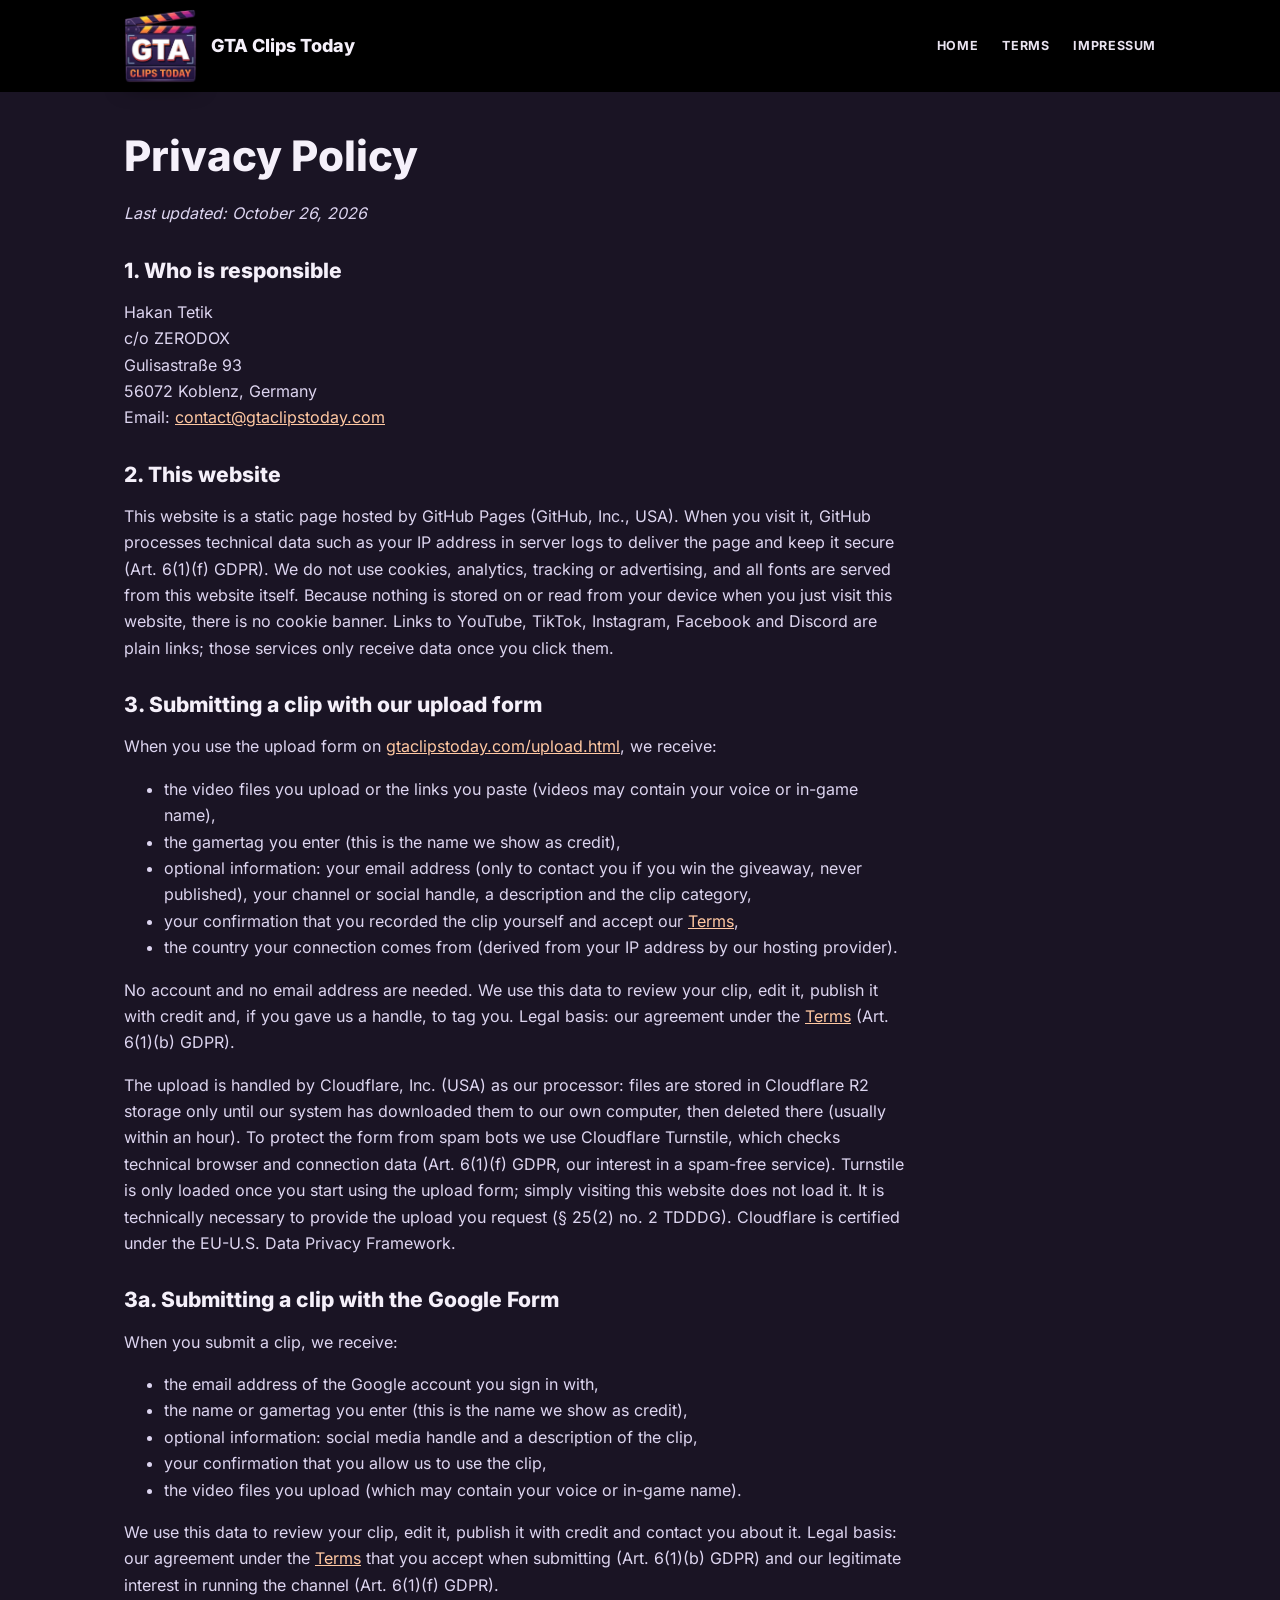
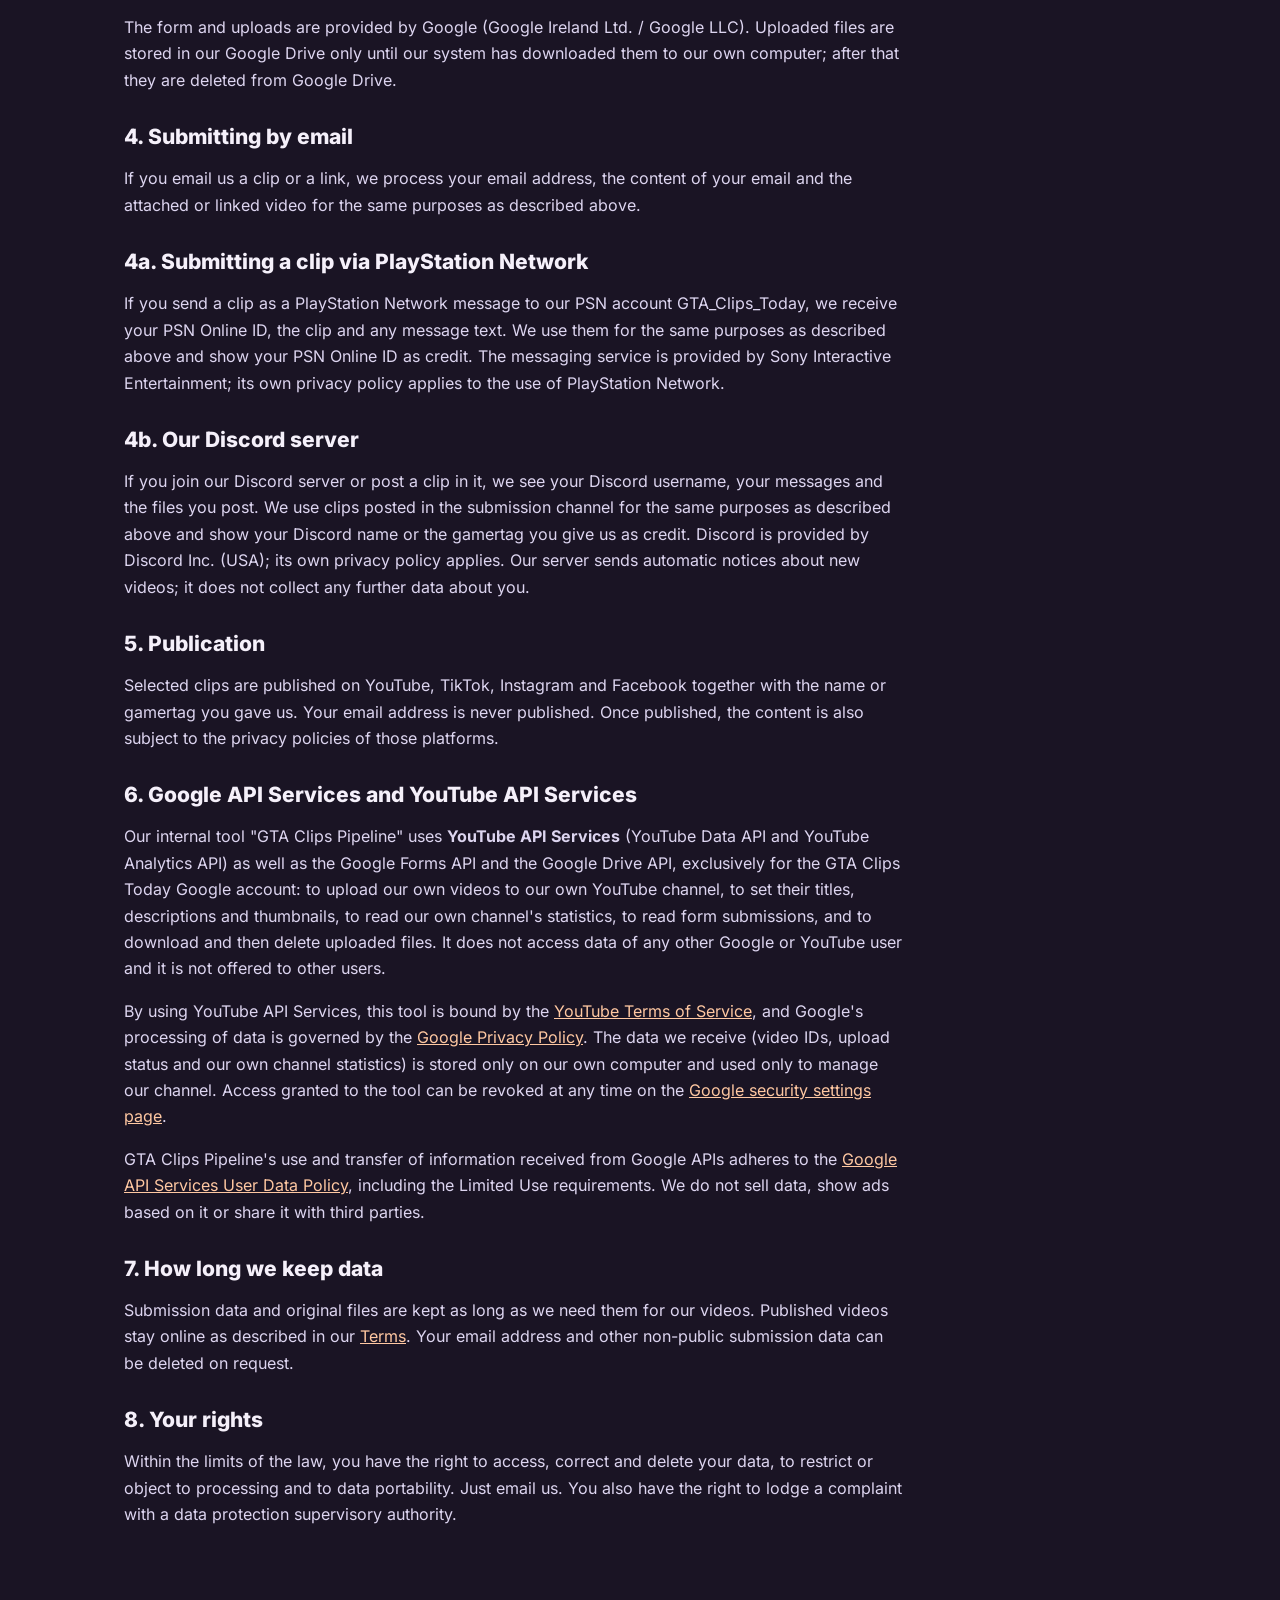
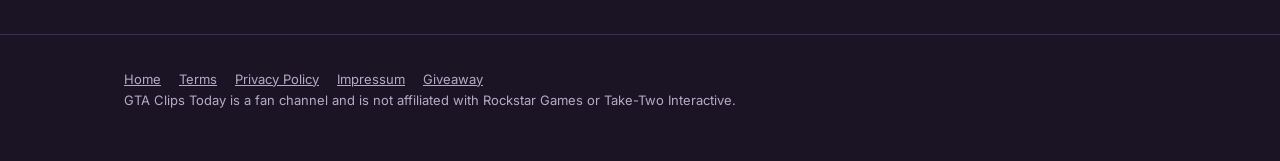
<file: privacy.html>
<!doctype html>
<html lang="en">
<head>
  <meta charset="utf-8">
  <meta name="viewport" content="width=device-width, initial-scale=1">
  <title>Privacy Policy | GTA Clips Today</title>
  <link rel="icon" href="assets/favicon.png">
  <link rel="stylesheet" href="style.css">
</head>
<body>
  <div class="wrap">
    <header class="top">
      <a class="brand" href="./"><img src="assets/logo.png" alt="">GTA Clips Today</a>
      <nav><a href="./">Home</a><a href="terms.html">Terms</a><a href="impressum.html">Impressum</a></nav>
    </header>

    <main class="legal">
      <h1>Privacy Policy</h1>
      <p><em>Last updated: October 26, 2026</em></p>

      <h2>1. Who is responsible</h2>
      <p>Hakan Tetik<br>
         c/o ZERODOX<br>
         Gulisastraße 93<br>
         56072 Koblenz, Germany<br>
         Email: <a href="mailto:contact@gtaclipstoday.com">contact@gtaclipstoday.com</a></p>

      <h2>2. This website</h2>
      <p>This website is a static page hosted by GitHub Pages (GitHub, Inc., USA). When you visit it, GitHub processes technical data such as your IP address in server logs to deliver the page and keep it secure (Art. 6(1)(f) GDPR). We do not use cookies, analytics, tracking or advertising, and all fonts are served from this website itself. Because nothing is stored on or read from your device when you just visit this website, there is no cookie banner. Links to YouTube, TikTok, Instagram, Facebook and Discord are plain links; those services only receive data once you click them.</p>

      <h2>3. Submitting a clip with our upload form</h2>
      <p>When you use the upload form on <a href="upload.html">gtaclipstoday.com/upload.html</a>, we receive:</p>
      <ul>
        <li>the video files you upload or the links you paste (videos may contain your voice or in-game name),</li>
        <li>the gamertag you enter (this is the name we show as credit),</li>
        <li>optional information: your email address (only to contact you if you win the giveaway, never published), your channel or social handle, a description and the clip category,</li>
        <li>your confirmation that you recorded the clip yourself and accept our <a href="terms.html">Terms</a>,</li>
        <li>the country your connection comes from (derived from your IP address by our hosting provider).</li>
      </ul>
      <p>No account and no email address are needed. We use this data to review your clip, edit it, publish it with credit and, if you gave us a handle, to tag you. Legal basis: our agreement under the <a href="terms.html">Terms</a> (Art. 6(1)(b) GDPR).</p>
      <p>The upload is handled by Cloudflare, Inc. (USA) as our processor: files are stored in Cloudflare R2 storage only until our system has downloaded them to our own computer, then deleted there (usually within an hour). To protect the form from spam bots we use Cloudflare Turnstile, which checks technical browser and connection data (Art. 6(1)(f) GDPR, our interest in a spam-free service). Turnstile is only loaded once you start using the upload form; simply visiting this website does not load it. It is technically necessary to provide the upload you request (§ 25(2) no. 2 TDDDG). Cloudflare is certified under the EU-U.S. Data Privacy Framework.</p>

      <h2>3a. Submitting a clip with the Google Form</h2>
      <p>When you submit a clip, we receive:</p>
      <ul>
        <li>the email address of the Google account you sign in with,</li>
        <li>the name or gamertag you enter (this is the name we show as credit),</li>
        <li>optional information: social media handle and a description of the clip,</li>
        <li>your confirmation that you allow us to use the clip,</li>
        <li>the video files you upload (which may contain your voice or in-game name).</li>
      </ul>
      <p>We use this data to review your clip, edit it, publish it with credit and contact you about it. Legal basis: our agreement under the <a href="terms.html">Terms</a> that you accept when submitting (Art. 6(1)(b) GDPR) and our legitimate interest in running the channel (Art. 6(1)(f) GDPR).</p>
      <p>The form and uploads are provided by Google (Google Ireland Ltd. / Google LLC). Uploaded files are stored in our Google Drive only until our system has downloaded them to our own computer; after that they are deleted from Google Drive.</p>

      <h2>4. Submitting by email</h2>
      <p>If you email us a clip or a link, we process your email address, the content of your email and the attached or linked video for the same purposes as described above.</p>

      <h2>4a. Submitting a clip via PlayStation Network</h2>
      <p>If you send a clip as a PlayStation Network message to our PSN account GTA_Clips_Today, we receive your PSN Online ID, the clip and any message text. We use them for the same purposes as described above and show your PSN Online ID as credit. The messaging service is provided by Sony Interactive Entertainment; its own privacy policy applies to the use of PlayStation Network.</p>

      <h2>4b. Our Discord server</h2>
      <p>If you join our Discord server or post a clip in it, we see your Discord username, your messages and the files you post. We use clips posted in the submission channel for the same purposes as described above and show your Discord name or the gamertag you give us as credit. Discord is provided by Discord Inc. (USA); its own privacy policy applies. Our server sends automatic notices about new videos; it does not collect any further data about you.</p>

      <h2>5. Publication</h2>
      <p>Selected clips are published on YouTube, TikTok, Instagram and Facebook together with the name or gamertag you gave us. Your email address is never published. Once published, the content is also subject to the privacy policies of those platforms.</p>

      <h2>6. Google API Services and YouTube API Services</h2>
      <p>Our internal tool "GTA Clips Pipeline" uses <b>YouTube API Services</b> (YouTube Data API and YouTube Analytics API) as well as the Google Forms API and the Google Drive API, exclusively for the GTA Clips Today Google account: to upload our own videos to our own YouTube channel, to set their titles, descriptions and thumbnails, to read our own channel's statistics, to read form submissions, and to download and then delete uploaded files. It does not access data of any other Google or YouTube user and it is not offered to other users.</p>
      <p>By using YouTube API Services, this tool is bound by the <a href="https://www.youtube.com/t/terms" target="_blank" rel="noopener">YouTube Terms of Service</a>, and Google's processing of data is governed by the <a href="https://policies.google.com/privacy" target="_blank" rel="noopener">Google Privacy Policy</a>. The data we receive (video IDs, upload status and our own channel statistics) is stored only on our own computer and used only to manage our channel. Access granted to the tool can be revoked at any time on the <a href="https://myaccount.google.com/permissions" target="_blank" rel="noopener">Google security settings page</a>.</p>
      <p>GTA Clips Pipeline's use and transfer of information received from Google APIs adheres to the <a href="https://developers.google.com/terms/api-services-user-data-policy" target="_blank" rel="noopener">Google API Services User Data Policy</a>, including the Limited Use requirements. We do not sell data, show ads based on it or share it with third parties.</p>

      <h2>7. How long we keep data</h2>
      <p>Submission data and original files are kept as long as we need them for our videos. Published videos stay online as described in our <a href="terms.html">Terms</a>. Your email address and other non-public submission data can be deleted on request.</p>

      <h2>8. Your rights</h2>
      <p>Within the limits of the law, you have the right to access, correct and delete your data, to restrict or object to processing and to data portability. Just email us. You also have the right to lodge a complaint with a data protection supervisory authority.</p>
    </main>
  </div>

  <footer>
    <div class="wrap">
      <div class="links"><a href="./">Home</a><a href="terms.html">Terms</a><a href="privacy.html">Privacy Policy</a><a href="impressum.html">Impressum</a><a href="giveaway.html">Giveaway</a></div>
      <p>GTA Clips Today is a fan channel and is not affiliated with Rockstar Games or Take-Two Interactive.</p>
    </div>
  </footer>
</body>
</html>
</file>
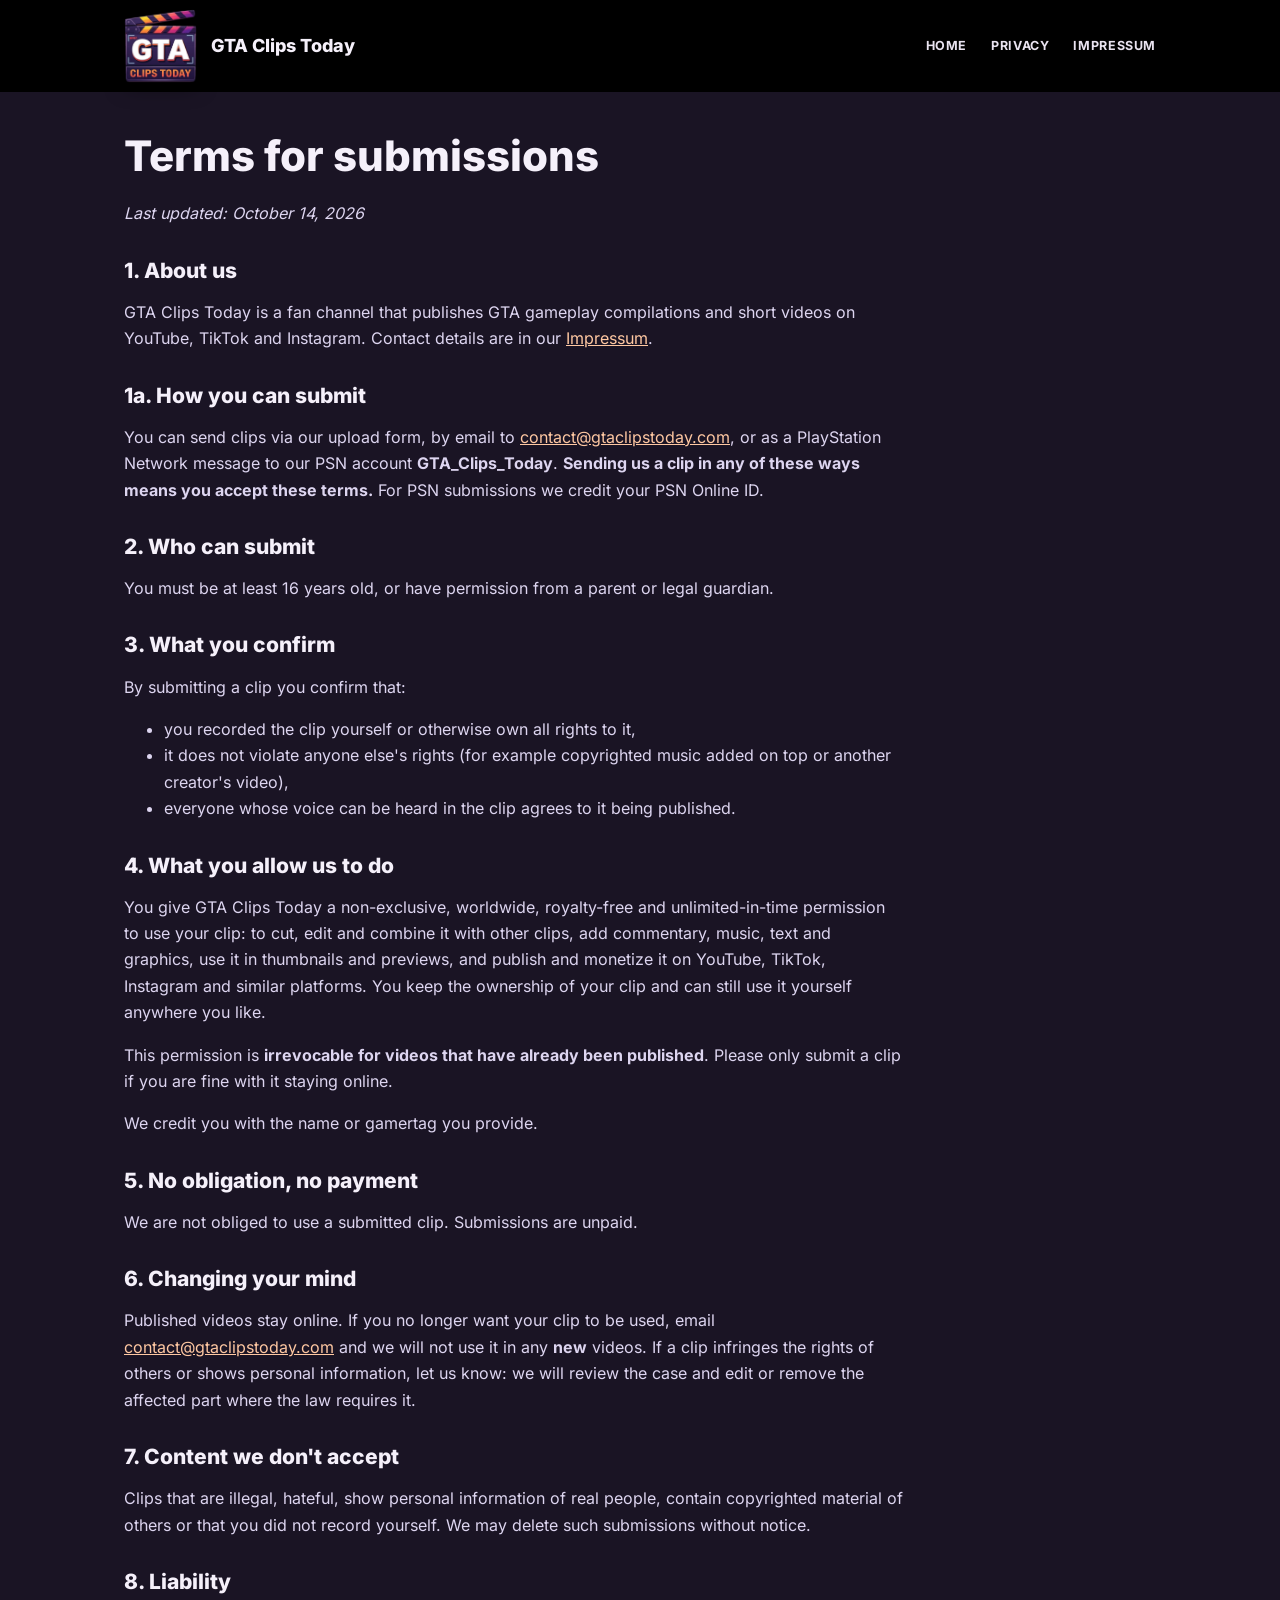
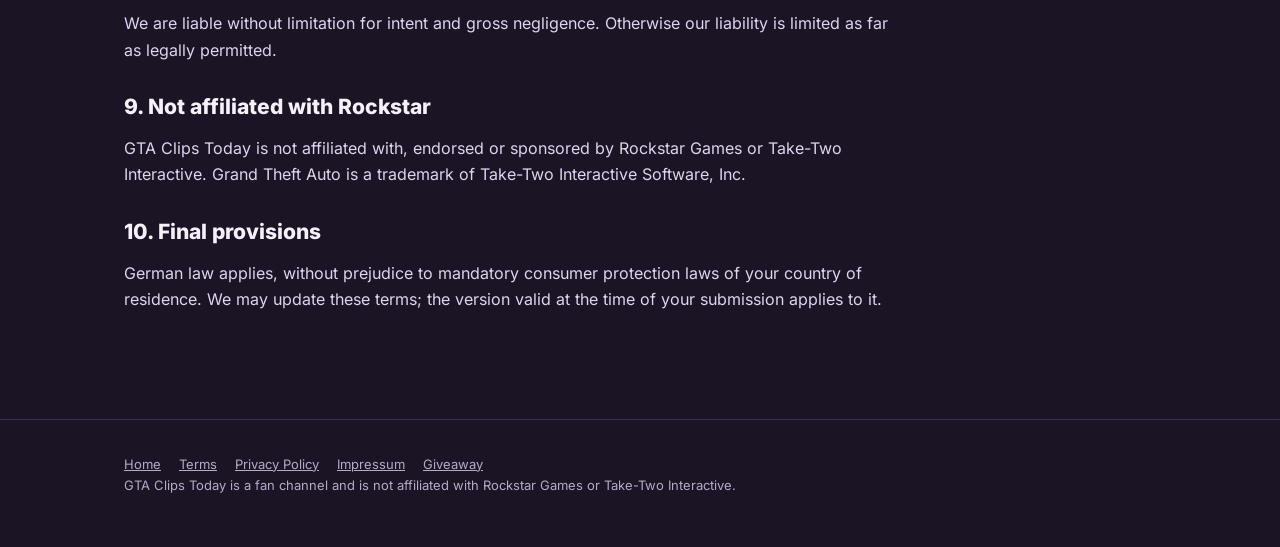
<file: terms.html>
<!doctype html>
<html lang="en">
<head>
  <meta charset="utf-8">
  <meta name="viewport" content="width=device-width, initial-scale=1">
  <title>Terms | GTA Clips Today</title>
  <link rel="icon" href="assets/favicon.png">
  <link rel="stylesheet" href="style.css">
</head>
<body>
  <div class="wrap">
    <header class="top">
      <a class="brand" href="./"><img src="assets/logo.png" alt="">GTA Clips Today</a>
      <nav><a href="./">Home</a><a href="privacy.html">Privacy</a><a href="impressum.html">Impressum</a></nav>
    </header>

    <main class="legal">
      <h1>Terms for submissions</h1>
      <p><em>Last updated: October 14, 2026</em></p>

      <h2>1. About us</h2>
      <p>GTA Clips Today is a fan channel that publishes GTA gameplay compilations and short videos on YouTube, TikTok and Instagram. Contact details are in our <a href="impressum.html">Impressum</a>.</p>

      <h2>1a. How you can submit</h2>
      <p>You can send clips via our upload form, by email to <a href="mailto:contact@gtaclipstoday.com">contact@gtaclipstoday.com</a>, or as a PlayStation Network message to our PSN account <strong>GTA_Clips_Today</strong>. <strong>Sending us a clip in any of these ways means you accept these terms.</strong> For PSN submissions we credit your PSN Online ID.</p>

      <h2>2. Who can submit</h2>
      <p>You must be at least 16 years old, or have permission from a parent or legal guardian.</p>

      <h2>3. What you confirm</h2>
      <p>By submitting a clip you confirm that:</p>
      <ul>
        <li>you recorded the clip yourself or otherwise own all rights to it,</li>
        <li>it does not violate anyone else's rights (for example copyrighted music added on top or another creator's video),</li>
        <li>everyone whose voice can be heard in the clip agrees to it being published.</li>
      </ul>

      <h2>4. What you allow us to do</h2>
      <p>You give GTA Clips Today a non-exclusive, worldwide, royalty-free and unlimited-in-time permission to use your clip: to cut, edit and combine it with other clips, add commentary, music, text and graphics, use it in thumbnails and previews, and publish and monetize it on YouTube, TikTok, Instagram and similar platforms. You keep the ownership of your clip and can still use it yourself anywhere you like.</p>
      <p>This permission is <strong>irrevocable for videos that have already been published</strong>. Please only submit a clip if you are fine with it staying online.</p>
      <p>We credit you with the name or gamertag you provide.</p>

      <h2>5. No obligation, no payment</h2>
      <p>We are not obliged to use a submitted clip. Submissions are unpaid.</p>

      <h2>6. Changing your mind</h2>
      <p>Published videos stay online. If you no longer want your clip to be used, email <a href="mailto:contact@gtaclipstoday.com">contact@gtaclipstoday.com</a> and we will not use it in any <strong>new</strong> videos. If a clip infringes the rights of others or shows personal information, let us know: we will review the case and edit or remove the affected part where the law requires it.</p>

      <h2>7. Content we don't accept</h2>
      <p>Clips that are illegal, hateful, show personal information of real people, contain copyrighted material of others or that you did not record yourself. We may delete such submissions without notice.</p>

      <h2>8. Liability</h2>
      <p>We are liable without limitation for intent and gross negligence. Otherwise our liability is limited as far as legally permitted.</p>

      <h2>9. Not affiliated with Rockstar</h2>
      <p>GTA Clips Today is not affiliated with, endorsed or sponsored by Rockstar Games or Take-Two Interactive. Grand Theft Auto is a trademark of Take-Two Interactive Software, Inc.</p>

      <h2>10. Final provisions</h2>
      <p>German law applies, without prejudice to mandatory consumer protection laws of your country of residence. We may update these terms; the version valid at the time of your submission applies to it.</p>
    </main>
  </div>

  <footer>
    <div class="wrap">
      <div class="links"><a href="./">Home</a><a href="terms.html">Terms</a><a href="privacy.html">Privacy Policy</a><a href="impressum.html">Impressum</a><a href="giveaway.html">Giveaway</a></div>
      <p>GTA Clips Today is a fan channel and is not affiliated with Rockstar Games or Take-Two Interactive.</p>
    </div>
  </footer>
</body>
</html>
</file>
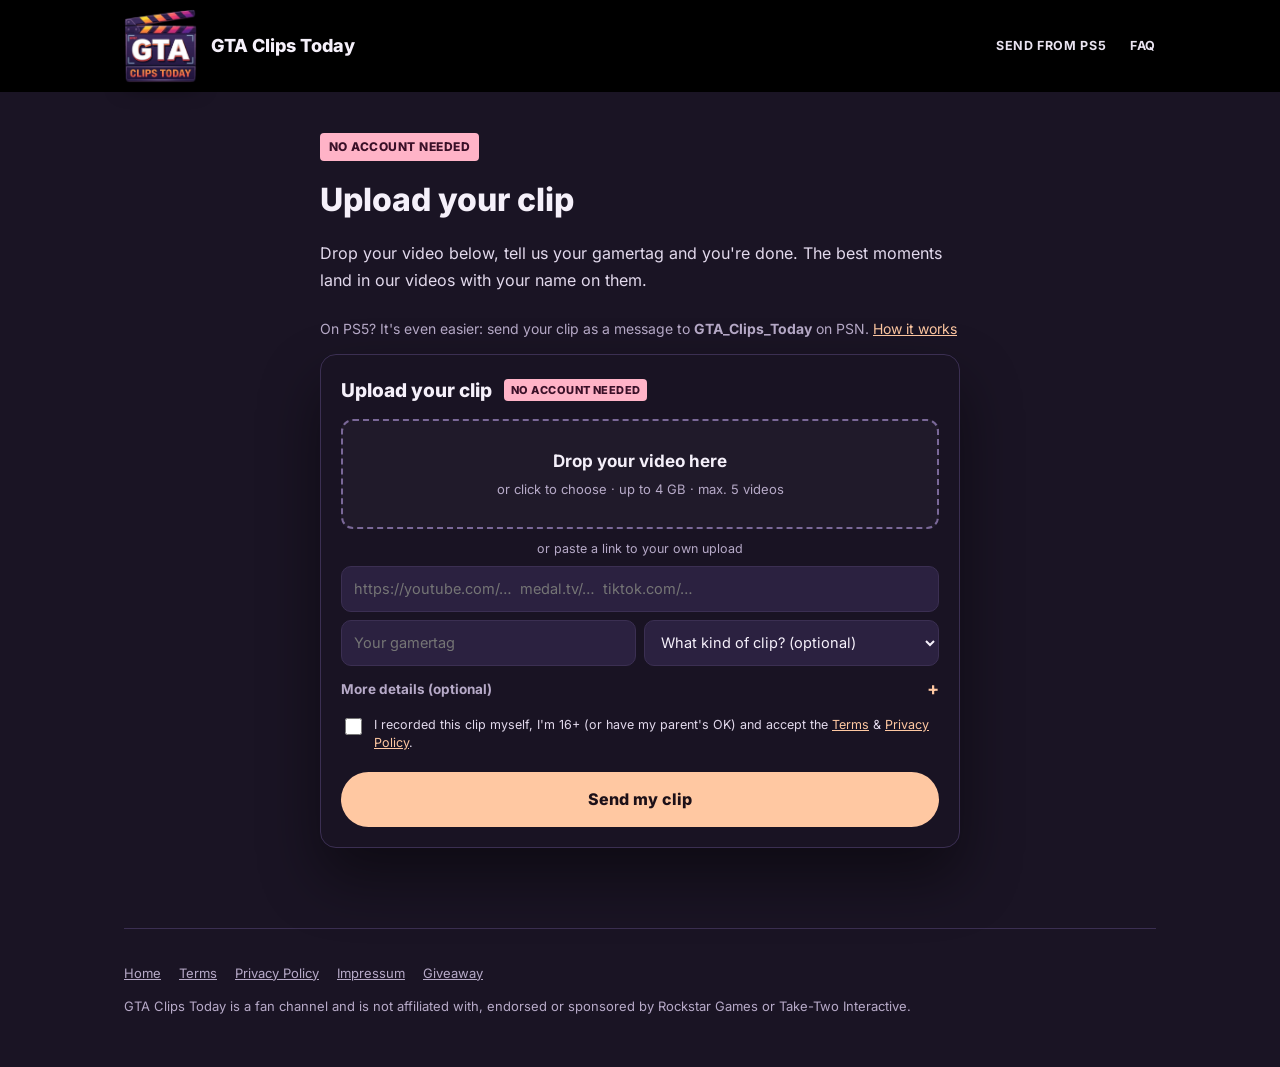
<file: upload.html>
<!doctype html>
<html lang="en">
<head>
  <meta charset="utf-8">
  <meta name="viewport" content="width=device-width, initial-scale=1">
  <title>Upload your clip | GTA Clips Today</title>
  <meta name="description" content="Upload your GTA clip to GTA Clips Today - no account needed. The best clips get featured with your name on them.">
  <meta property="og:title" content="Upload your GTA clip | GTA Clips Today">
  <meta property="og:description" content="No account needed. The best clips get featured on YouTube, TikTok and Instagram with your name on them.">
  <meta property="og:image" content="https://gtaclipstoday.com/assets/og.jpg">
  <meta name="twitter:card" content="summary_large_image">
  <meta name="theme-color" content="#1a1424">
  <link rel="icon" href="assets/favicon.png">
  <link rel="stylesheet" href="style.css">
  <!-- Spam-Schutz (Turnstile) laedt upload.js erst, wenn jemand das Formular benutzt -->
</head>
<body>
  <div class="wrap">
    <header class="top">
      <a class="brand" href="./"><img src="assets/logo.png" alt="">GTA Clips Today</a>
      <nav><a class="txt" href="./#psn">Send from PS5</a><a class="txt" href="./#faq">FAQ</a></nav>
    </header>

    <main class="up" style="max-width:640px;margin:0 auto;padding:40px 0 10px">
      <span class="badge">NO ACCOUNT NEEDED</span>
      <h1>Upload your clip</h1>
      <p class="lead" style="max-width:none">Drop your video below, tell us your gamertag and you're done. The best moments land in our videos with your name on them.</p>
      <p class="hint psn-hint">On PS5? It's even easier: send your clip as a message to <b>GTA_Clips_Today</b> on PSN. <a href="./#psn">How it works</a></p>

      <form class="upform" id="upform" novalidate>
            <div class="uphead">Upload your clip <span>no account needed</span></div>
            <div class="drop" id="drop">
              <b>Drop your video here</b>
              <span>or click to choose · up to 4 GB · max. 5 videos</span>
              <input type="file" id="upfile" accept="video/*,.mp4,.mov,.mkv,.webm,.avi,.m4v" multiple>
            </div>
            <ul class="upfiles" id="upfiles"></ul>
            <div class="or">or paste a link to your own upload</div>
            <input class="in" id="uplink" type="url" placeholder="https://youtube.com/…  medal.tv/…  tiktok.com/…">
            <div class="two-in">
              <input class="in" id="gamertag" maxlength="40" placeholder="Your gamertag" required>
              <select class="in" id="cat" aria-label="Clip category"></select>
            </div>
            <details class="more"><summary>More details (optional)</summary>
              <input class="in" id="email" type="email" maxlength="120" placeholder="Email - only to contact you if you win (never shown)">
              <input class="in" id="social" maxlength="120" placeholder="Your channel or social - we may tag you">
              <textarea class="in" id="desc" rows="2" maxlength="500" placeholder="What happens in the clip? e.g. at 0:42 my car flies over the city"></textarea>
            </details>
            <label class="consent"><input type="checkbox" id="consent">
              <span>I recorded this clip myself, I'm 16+ (or have my parent's OK) and accept the <a href="terms.html" target="_blank">Terms</a> &amp; <a href="privacy.html" target="_blank">Privacy Policy</a>.</span></label>
            <div class="ts-box" data-sitekey="0x4AAAAAAFZ9uZJ08gyTnfce" data-theme="dark" data-size="flexible"></div>
            <button class="btn" id="upsend" type="submit">Send my clip</button>
            <div class="upmsg" id="upmsg"></div>
          </form>
    </main>

    <footer>
      <div class="row"><div class="links"><a href="./">Home</a><a href="terms.html">Terms</a><a href="privacy.html">Privacy Policy</a><a href="impressum.html">Impressum</a><a href="giveaway.html">Giveaway</a></div></div>
      <p>GTA Clips Today is a fan channel and is not affiliated with, endorsed or sponsored by Rockstar Games or Take-Two Interactive.</p>
    </footer>
  </div>

<script src="upload.js"></script>
</body>
</html>
</file>
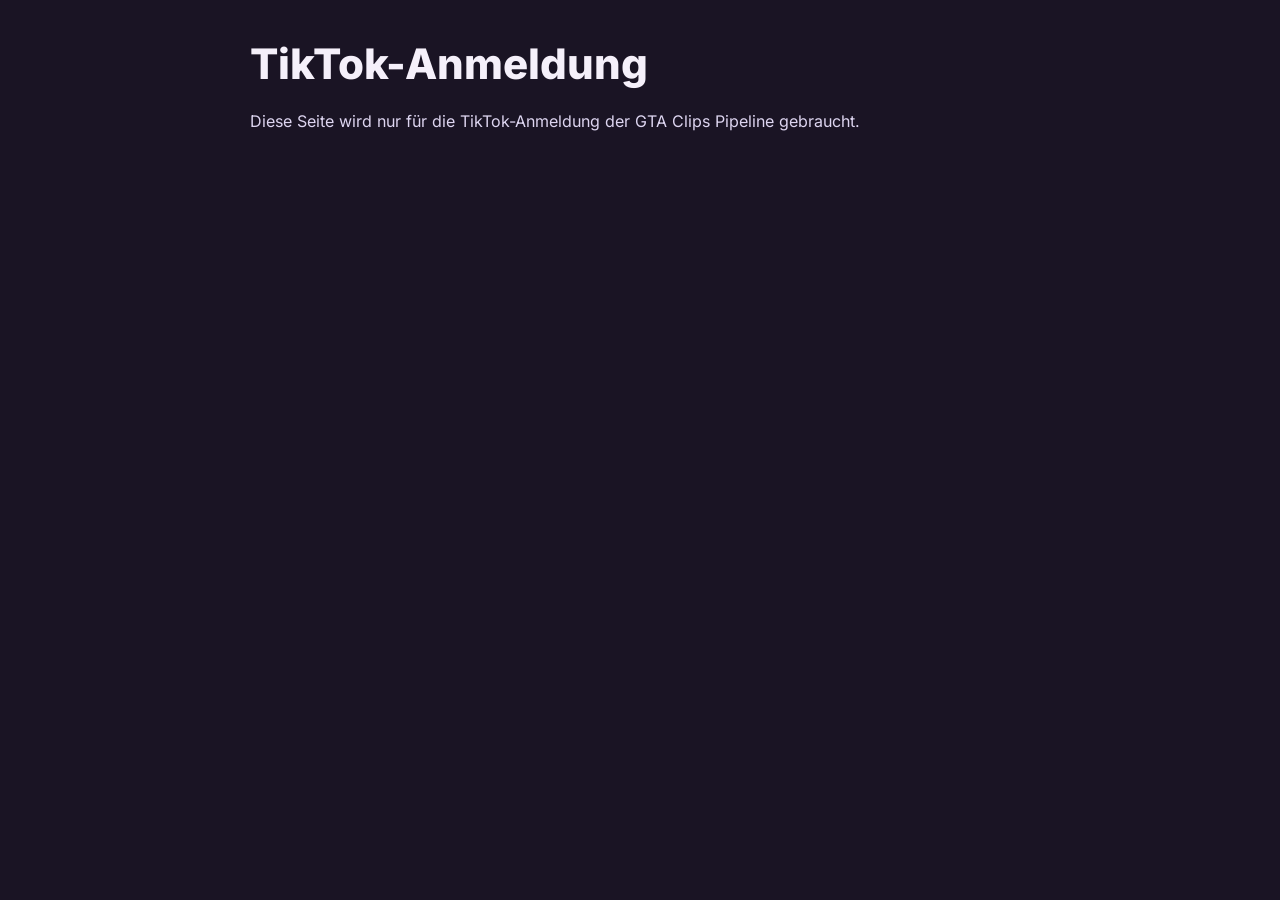
<file: oauth/tiktok.html>
<!doctype html>
<html lang="de">
<head>
  <meta charset="utf-8">
  <meta name="viewport" content="width=device-width, initial-scale=1">
  <meta name="robots" content="noindex">
  <title>TikTok-Anmeldung | GTA Clips Today</title>
  <link rel="icon" href="../assets/favicon.png">
  <link rel="stylesheet" href="../style.css">
</head>
<body>
  <main class="wrap legal">
    <h1>TikTok-Anmeldung</h1>
    <p id="msg">Einen Moment, die Anmeldung wird an die GTA Clips Pipeline auf diesem PC weitergegeben ...</p>
  </main>
  <script>
    // Leitet die Antwort von TikTok (code, state) an das lokale Anmeldeprogramm auf diesem PC weiter.
    // Es werden keine Daten an diese Webseite oder Dritte gesendet.
    const params = new URLSearchParams(location.search);
    const msg = document.getElementById("msg");
    if (params.get("error")) {
      msg.textContent = "TikTok meldet einen Fehler: " + (params.get("error_description") || params.get("error"));
    } else if (params.get("code")) {
      location.replace("http://127.0.0.1:8765/callback" + location.search);
    } else {
      msg.textContent = "Diese Seite wird nur für die TikTok-Anmeldung der GTA Clips Pipeline gebraucht.";
    }
  </script>
</body>
</html>
</file>
<file: style.css>
/* GTA Clips Today - Look nach Rockstar-Shop / GTA-VI-Trailer (eigene Umsetzung, keine Rockstar-Grafiken).
   Schriften lokal eingebunden (kein Google-Server -> datenschutzfreundlich). */
@font-face { font-family: "Montserrat"; font-weight: 600; src: url("assets/fonts/Montserrat-600.woff2") format("woff2"); font-display: swap; }
@font-face { font-family: "Montserrat"; font-weight: 700; src: url("assets/fonts/Montserrat-700.woff2") format("woff2"); font-display: swap; }
@font-face { font-family: "Montserrat"; font-weight: 800; src: url("assets/fonts/Montserrat-800.woff2") format("woff2"); font-display: swap; }
@font-face { font-family: "Montserrat"; font-weight: 900; src: url("assets/fonts/Montserrat-900.woff2") format("woff2"); font-display: swap; }
@font-face { font-family: "Inter"; font-weight: 400; src: url("assets/fonts/Inter-400.woff2") format("woff2"); font-display: swap; }
@font-face { font-family: "Inter"; font-weight: 500; src: url("assets/fonts/Inter-500.woff2") format("woff2"); font-display: swap; }
@font-face { font-family: "Inter"; font-weight: 600; src: url("assets/fonts/Inter-600.woff2") format("woff2"); font-display: swap; }
@font-face { font-family: "Inter"; font-weight: 700; src: url("assets/fonts/Inter-700.woff2") format("woff2"); font-display: swap; }
@font-face { font-family: "Inter"; font-weight: 800; src: url("assets/fonts/Inter-800.woff2") format("woff2"); font-display: swap; }

:root {
  --bg: #1a1424;
  --bg-2: #231a31;
  --card: #2b2140;
  --line: #3b2f52;
  --text: #f5f0fa;
  --muted: #b7aac8;
  --peach: #ffc8a2;
  --pink: #ffb3c7;
  --hot: #ff6fae;
  --mag: #d21fd9;
  --max: 1080px;
}

* { box-sizing: border-box; }
html { scroll-behavior: smooth; }
body { margin: 0; background: var(--bg); color: var(--text); font: 16px/1.65 Inter, system-ui, -apple-system, "Segoe UI", sans-serif; overflow-x: hidden; }
a { color: var(--peach); }
a:hover { color: #fff; }
.wrap { max-width: var(--max); margin: 0 auto; padding: 0 24px; }
h1, h2, h3 { font-weight: 800; line-height: 1.15; }
.shadow-text { text-shadow: 3px 3px 0 var(--mag); }

/* Kopfleiste (schwarz, volle Breite) */
.top { position: relative; display: flex; align-items: center; justify-content: space-between; gap: 18px; height: 64px; }
.top::before { content: ""; position: absolute; inset: 0 calc(50% - 50vw); background: #000; z-index: -1; }
.brand { display: flex; align-items: center; gap: 12px; color: var(--text); text-decoration: none; font-weight: 800; font-size: 18px; }
.brand img { width: 38px; height: 38px; border-radius: 8px; }
.top nav { display: flex; align-items: center; gap: 24px; }
.top nav a { color: #e9e3f0; text-decoration: none; font-weight: 700; font-size: 12.5px; letter-spacing: .05em; text-transform: uppercase; }
.top nav a:hover { color: var(--peach); }
.socials { display: flex; gap: 10px; }
.socials a { display: grid; place-items: center; width: 34px; height: 34px; border-radius: 50%; background: rgba(255,255,255,.08); color: #fff; }
.socials a:hover { background: var(--hot); color: #fff; }
.socials svg { width: 17px; height: 17px; fill: currentColor; }

/* Hero mit eigener Palmen-Szene */
.hero { position: relative; }
.hero::before { content: ""; position: absolute; inset: 0 calc(50% - 50vw); background: url("assets/hero.jpg") center 60% / cover; filter: saturate(.75) hue-rotate(-12deg); z-index: -2; }
.hero::after { content: ""; position: absolute; inset: 0 calc(50% - 50vw); z-index: -1;
  background: linear-gradient(90deg, rgba(26,20,36,.96) 0%, rgba(40,25,60,.84) 45%, rgba(60,30,80,.45) 100%),
              linear-gradient(0deg, var(--bg) 0%, transparent 35%); }
.hero-grid { display: grid; grid-template-columns: 1fr 1fr; gap: 44px; align-items: center; padding: 56px 0 70px; }
.badge { display: inline-block; background: var(--pink); color: #3a1028; font-weight: 800; font-size: 12px; padding: 4px 9px; border-radius: 4px; letter-spacing: .04em; }
.hero h1 { font-size: clamp(36px, 6vw, 50px); margin: 16px 0 14px; }
.lead { color: #e2d9ec; max-width: 480px; margin: 0 0 24px; }
.label { font-size: 12px; color: var(--muted); font-weight: 700; text-transform: uppercase; letter-spacing: .1em; }
.chips { display: flex; flex-wrap: wrap; gap: 10px; margin: 10px 0 26px; }
.chip { border: 1px solid #6b5a85; border-radius: 6px; padding: 6px 14px; font-size: 13px; font-weight: 700; background: rgba(255,255,255,.06); color: var(--text); text-decoration: none; }
.chip:hover { border-color: var(--peach); color: var(--text); }
.btn-row { display: flex; flex-wrap: wrap; gap: 12px; }
.btn { display: inline-block; background: var(--peach); color: #1c1018; font-weight: 800; padding: 14px 28px; border-radius: 999px; font-size: 15px; text-decoration: none; transition: transform .15s ease; }
.btn:hover { color: #1c1018; transform: translateY(-2px); }
.btn.ghost { background: transparent; color: var(--text); border: 1px solid #8c7aa6; }
.btn.ghost:hover { color: var(--text); border-color: var(--peach); }
.note { color: var(--pink); font-size: 13.5px; font-weight: 600; margin-top: 18px; }
.cover { justify-self: center; width: 320px; max-width: 100%; aspect-ratio: 3 / 4; border: 3px solid #120c1a; border-radius: 6px; position: relative; overflow: hidden;
  background: url("assets/hero.jpg") 55% center / cover; box-shadow: 0 30px 60px rgba(0,0,0,.5); }
.cover::after { content: ""; position: absolute; inset: 0; background: linear-gradient(180deg, rgba(40,20,60,.1), rgba(26,20,36,.75)); }
.cover img { position: absolute; z-index: 1; width: 62%; left: 50%; top: 45%; transform: translate(-50%, -50%); border-radius: 14px; }
.cover span { position: absolute; z-index: 1; bottom: 22px; left: 0; right: 0; text-align: center; font-family: Montserrat, sans-serif; font-weight: 700; letter-spacing: .35em; font-size: 11px; color: #fff; }

/* Reiter-Leiste */
.tabs { display: flex; flex-wrap: wrap; gap: 6px 26px; background: var(--bg-2); border-radius: 999px; padding: 12px 26px; margin: 10px 0 10px; }
.tabs a { color: var(--text); text-decoration: none; font-size: 13px; font-weight: 700; }
.tabs a:hover { color: var(--peach); }

section { padding: 56px 0 10px; scroll-margin-top: 20px; }
h2 { font-size: 26px; margin: 0 0 22px; }
.sub { color: var(--muted); margin: -12px 0 24px; max-width: 640px; }

/* Kanaele */
.channels { display: grid; grid-template-columns: repeat(4, 1fr); gap: 20px; }
@media (max-width: 1000px) { .channels { grid-template-columns: repeat(2, 1fr); } }
.ch { display: flex; flex-direction: column; gap: 14px; padding: 24px; border-radius: 14px; text-decoration: none; color: var(--text);
  background: linear-gradient(160deg, #3a2752 0%, var(--card) 70%); border: 1px solid var(--line); transition: transform .15s ease, border-color .15s ease; }
.ch:hover { transform: translateY(-3px); border-color: var(--hot); color: var(--text); }
.ch .head { display: flex; align-items: center; gap: 14px; }
.ch .icon { display: grid; place-items: center; width: 48px; height: 48px; border-radius: 12px; background: rgba(255,255,255,.1); }
.ch .icon svg { width: 24px; height: 24px; fill: #fff; }
.ch b { display: block; font-size: 18px; }
.ch small { color: var(--muted); font-weight: 600; }
.ch p { margin: 0; color: #ddd3e8; font-size: 14.5px; }
.ch .cta { align-self: flex-start; margin-top: auto; font-weight: 800; font-size: 14px; padding: 10px 18px; border-radius: 999px; background: rgba(255,255,255,.1); }
.ch.yt .cta { background: var(--peach); color: #1c1018; display: inline-flex; align-items: center; gap: 8px; }
.ch.yt .cta svg { width: 16px; height: 16px; fill: currentColor; }

/* PSN */
.two { display: grid; grid-template-columns: 1fr 1fr; gap: 50px; align-items: start; }
.psn-box { background: var(--bg-2); border-radius: 10px; padding: 26px; }
.psn-id { font-family: Montserrat, sans-serif; font-weight: 700; font-size: clamp(24px, 5vw, 32px); letter-spacing: .06em; margin-top: 6px; user-select: all; word-break: break-all; }
ol.steps { list-style: none; counter-reset: s; padding: 0; margin: 18px 0 0; }
ol.steps li { counter-increment: s; position: relative; padding: 10px 0 10px 46px; border-bottom: 1px solid var(--line); color: #e2d9ec; }
ol.steps li::before { content: counter(s, decimal-leading-zero); position: absolute; left: 0; top: 10px; font-family: Montserrat, sans-serif; font-weight: 800; color: var(--hot); }
table.facts { width: 100%; border-collapse: collapse; font-size: 15px; }
table.facts td { padding: 12px 0; border-bottom: 1px solid var(--line); vertical-align: top; }
table.facts td:first-child { font-weight: 700; width: 40%; }
.hint { color: var(--muted); font-size: 14px; }

/* Karten wie die Editionen im Shop */
.cards { display: grid; grid-template-columns: repeat(3, 1fr); gap: 22px; }
.c { border-radius: 14px; overflow: hidden; background: linear-gradient(180deg, #4a2d63 0%, #36244c 45%, var(--card) 100%); }
.c .img { height: 130px; background: url("assets/hero.jpg") center / cover; position: relative; }
.c:nth-child(2) .img { background-position: 20% 70%; }
.c:nth-child(3) .img { background-position: 85% 60%; }
.c .img::after { content: ""; position: absolute; inset: 0; background: linear-gradient(180deg, rgba(120,60,150,.15), #4a2d63); }
.c .img b { position: absolute; z-index: 1; left: 22px; bottom: 12px; font-family: Montserrat, sans-serif; letter-spacing: .3em; font-size: 11px; }
.c .body { padding: 16px 22px 24px; }
.c small { color: var(--muted); font-weight: 600; }
.c h3 { font-size: 22px; margin: 4px 0 12px; }
.c ul { list-style: none; padding: 0; margin: 0 0 16px; }
.c li { margin: 0 0 7px; font-size: 14.5px; color: #ece4f4; }
.c li::before { content: "✓  "; color: var(--peach); }
.c .more { font-weight: 700; font-size: 14px; }

/* Aufklapp-Bereiche */
details { background: var(--bg-2); border: 1px solid var(--line); border-radius: 12px; margin-bottom: 12px; overflow: hidden; }
summary { cursor: pointer; list-style: none; padding: 18px 22px; font-weight: 800; font-size: 17px; display: flex; justify-content: space-between; align-items: center; gap: 12px; }
summary::-webkit-details-marker { display: none; }
summary::after { content: "+"; color: var(--peach); font-size: 24px; line-height: 1; }
details[open] summary::after { content: "–"; }
details .body { padding: 0 22px 20px; color: #e2d9ec; }
details h3 { font-size: 15px; margin: 6px 0 6px; color: var(--peach); }
details ol, details ul { margin: 0 0 12px; padding-left: 22px; }
details li { margin-bottom: 6px; }

.rules { display: grid; grid-template-columns: 1fr 1fr; gap: 20px; }
.rules .box { background: var(--bg-2); border-radius: 12px; padding: 22px 24px; }
.rules h3 { margin: 0 0 12px; font-size: 18px; }
ul.check { list-style: none; padding: 0; margin: 0; }
ul.check li { padding-left: 28px; position: relative; margin-bottom: 9px; color: #e2d9ec; }
ul.check li::before { content: "✓"; position: absolute; left: 0; color: var(--peach); font-weight: 800; }
ul.cross li::before { content: "✕"; color: var(--hot); }

.cta-band { text-align: center; margin: 60px 0 0; padding: 50px 24px; border-radius: 16px; position: relative; overflow: hidden;
  background: linear-gradient(90deg, rgba(26,20,36,.9), rgba(60,30,80,.6)), url("assets/hero.jpg") center 65% / cover; }
.cta-band h2 { font-family: Montserrat, sans-serif; font-weight: 900; letter-spacing: .14em; text-transform: uppercase; font-size: clamp(24px, 4vw, 34px); margin-bottom: 18px; }

footer { margin-top: 70px; padding: 34px 0 50px; color: var(--muted); font-size: 13px; border-top: 1px solid var(--line); }
footer .row { display: flex; justify-content: space-between; align-items: center; flex-wrap: wrap; gap: 16px; margin-bottom: 12px; }
footer .links { display: flex; gap: 18px; flex-wrap: wrap; }
footer .links a { color: var(--muted); }
footer p { margin: 0; }

/* Rechtstexte */
.legal { padding: 40px 0 20px; max-width: 780px; }
.legal h1 { font-size: clamp(30px, 5vw, 42px); margin: 0 0 20px; }
.legal h2 { font-size: 21px; margin: 32px 0 10px; }
.legal p, .legal li { color: #ddd5f0; }
.placeholder { background: rgba(255, 200, 162, .15); border: 1px dashed var(--peach); border-radius: 6px; padding: 0 6px; color: var(--peach); }

/* Upload-Formular (Startseite + upload.html) */
.psnbox { background: rgba(255,255,255,.07); border-left: 3px solid var(--hot); border-radius: 8px; padding: 12px 14px; font-size: 14.5px; color: #e9e1f2; max-width: 480px; }
.psnbox a { white-space: nowrap; }
.upform { background: rgba(26,20,36,.88); border: 1px solid var(--line); border-radius: 16px; padding: 20px; box-shadow: 0 30px 60px rgba(0,0,0,.45); backdrop-filter: blur(6px); }
.uphead { font-weight: 800; font-size: 19px; margin-bottom: 12px; }
.uphead span { display: inline-block; white-space: nowrap; font-size: 11px; font-weight: 800; letter-spacing: .04em; background: var(--pink); color: #3a1028; border-radius: 4px; padding: 2px 7px; margin-left: 8px; vertical-align: 3px; text-transform: uppercase; }
.drop { border: 2px dashed #7a6898; border-radius: 12px; padding: 26px 14px; text-align: center; cursor: pointer; transition: border-color .15s, background .15s; background: rgba(255,255,255,.03); }
.drop.over, .drop:hover { border-color: var(--peach); background: rgba(255,200,162,.07); }
.drop b { display: block; font-size: 17px; }
.drop span { color: var(--muted); font-size: 13px; }
.drop input { display: none; }
.drop.has { padding: 14px; }
.upfiles { list-style: none; padding: 0; margin: 8px 0 0; }
.upfiles li { display: flex; align-items: center; gap: 10px; padding: 7px 0; border-bottom: 1px solid var(--line); font-size: 13.5px; }
.upfiles .n { flex: 1; overflow: hidden; text-overflow: ellipsis; white-space: nowrap; }
.upfiles .s { color: var(--muted); }
.upfiles button { background: none; border: 0; color: var(--hot); cursor: pointer; font-size: 18px; }
.prog { height: 6px; background: var(--line); border-radius: 3px; overflow: hidden; width: 90px; }
.prog i { display: block; height: 100%; width: 0; background: linear-gradient(90deg, var(--peach), var(--hot)); }
.upform .or { text-align: center; color: var(--muted); margin: 10px 0 6px; font-size: 12.5px; }
.in { width: 100%; background: var(--card); color: var(--text); border: 1px solid var(--line); border-radius: 10px; padding: 10px 12px; font: inherit; font-size: 14.5px; }
.in:focus { outline: 2px solid var(--peach); border-color: transparent; }
select.in { cursor: pointer; }
.two-in { display: grid; grid-template-columns: 1fr 1fr; gap: 8px; margin-top: 8px; }
.more { background: none; border: 0; margin: 8px 0 0; }
.more summary { padding: 4px 0; font-size: 13.5px; font-weight: 700; color: var(--muted); }
.more summary::after { font-size: 18px; }
.more .in { margin-top: 6px; }
.consent { display: flex; gap: 9px; align-items: flex-start; margin: 12px 0 10px; font-size: 12.5px; color: #e2d9ec; line-height: 1.45; }
.consent input { margin-top: 2px; width: 17px; height: 17px; accent-color: var(--hot); flex: none; }
.upform .btn { width: 100%; text-align: center; border: 0; cursor: pointer; margin-top: 10px; font: inherit; font-weight: 800; font-size: 16px; }
.upform .btn:disabled { opacity: .5; cursor: wait; }
.upmsg { display: none; margin-top: 12px; padding: 10px 12px; border-radius: 10px; font-weight: 600; font-size: 14px; }
.upmsg.err { display: block; background: rgba(255,107,107,.15); color: #ffb0b0; }
.upmsg.ok { display: block; background: rgba(94,224,160,.13); color: #a6f0c9; }
/* Gewinnspiel-Banner */
.gbanner { display: flex; align-items: center; gap: 14px; flex-wrap: wrap; margin: 14px 0 0; padding: 12px 16px; border-radius: 12px; text-decoration: none; color: var(--text);
  background: linear-gradient(90deg, rgba(255,111,174,.22), rgba(255,200,162,.14)); border: 1px solid rgba(255,111,174,.5); }
.gbanner:hover { color: var(--text); border-color: var(--peach); }
.gtag { background: var(--hot); color: #fff; font-weight: 800; font-size: 11.5px; letter-spacing: .08em; padding: 3px 8px; border-radius: 4px; }
.gtext { flex: 1; min-width: 220px; font-size: 14.5px; }
.gcount { font-weight: 800; color: var(--peach); font-variant-numeric: tabular-nums; }
.garrow { font-weight: 700; font-size: 14px; }

/* Klapp-Uhr-Countdown (countdown.js) */
.giveaway-box { display: block; margin-top: 22px; padding: 18px 18px 16px; border-radius: 16px; text-decoration: none; color: var(--text); max-width: 480px;
  background: linear-gradient(160deg, rgba(255,111,174,.18), rgba(26,20,36,.85) 60%); border: 1px solid rgba(255,111,174,.55); box-shadow: 0 18px 40px rgba(0,0,0,.35); }
.giveaway-box:hover { color: var(--text); border-color: var(--peach); }
.giveaway-box .gtitle { font-family: Montserrat, sans-serif; font-weight: 900; letter-spacing: .06em; text-transform: uppercase; font-size: 17px; text-shadow: 2px 2px 0 var(--mag); }
.giveaway-box .gtitle small { display: block; font-family: Inter, sans-serif; font-weight: 600; letter-spacing: 0; text-transform: none; text-shadow: none; color: #e2d9ec; font-size: 13.5px; margin-top: 4px; }
.giveaway-box .gmore { display: block; margin-top: 12px; font-weight: 800; font-size: 14px; color: var(--peach); }
.flipcd { margin-top: 12px; }
/* Der Preis: freigestelltes Controller-Foto mit pinkem Leuchten */
.giveaway-box .gprize { display: block; width: 100%; max-width: 300px; height: auto; margin: -4px auto 10px;
  filter: drop-shadow(0 10px 18px rgba(0,0,0,.5)) drop-shadow(0 0 26px rgba(255,111,174,.35)); }
.prize-photo { display: block; width: 100%; max-width: 520px; height: auto; margin: 22px auto 6px;
  filter: drop-shadow(0 14px 24px rgba(0,0,0,.5)) drop-shadow(0 0 40px rgba(255,111,174,.35)); }
.fc-label { font-size: 12px; font-weight: 800; letter-spacing: .14em; text-transform: uppercase; color: var(--peach); margin-bottom: 8px; }
.fc-row { display: grid; grid-template-columns: repeat(4, 1fr); gap: 10px; }
.fc-unit { text-align: center; }
.fc-tile { position: relative; perspective: 400px; border-radius: 10px; padding: 10px 0 8px; overflow: hidden;
  background: linear-gradient(180deg, #3a2f4c 0%, #2a2238 49.5%, #1d1728 50.5%, #241c31 100%);
  box-shadow: 0 6px 14px rgba(0,0,0,.45), inset 0 1px 0 rgba(255,255,255,.08); }
.fc-tile::after { content: ""; position: absolute; left: 0; right: 0; top: 50%; height: 2px; background: rgba(0,0,0,.55); }
.fc-tile span { display: block; font-family: Montserrat, sans-serif; font-weight: 800; font-size: 40px; line-height: 1; color: #fff;
  font-variant-numeric: tabular-nums; text-shadow: 0 2px 0 rgba(0,0,0,.35); }
.fc-tile.flip span { animation: fcflip .45s ease-out; }
@keyframes fcflip { 0% { transform: rotateX(80deg); opacity: .2; } 60% { transform: rotateX(-12deg); opacity: 1; } 100% { transform: rotateX(0); } }
.fc-name { margin-top: 6px; font-size: 11.5px; font-weight: 800; letter-spacing: .1em; text-transform: uppercase; color: var(--peach); }
.flipcd.big .fc-tile { padding: 18px 0 14px; border-radius: 14px; }
.flipcd.big .fc-tile span { font-size: clamp(40px, 8vw, 76px); }
.flipcd.big .fc-name { font-size: 13px; }
.flipcd.big .fc-label { font-size: 14px; text-align: center; }
@media (max-width: 860px) { .fc-tile span { font-size: 34px; } }

@media (max-width: 860px) {
  .two-in { grid-template-columns: 1fr; }
  /* Handy: Formular direkt unter die Ueberschrift, PS5-Hinweis danach */
  .hero-grid > div:first-child { display: contents; }
  .hero-grid .upform { order: 2; }
  .hero-grid .after { order: 3; }
  .hero-grid .lead { margin-bottom: 0; }
  .hero-grid { gap: 18px; padding-top: 32px; }
  .hero-grid .badge { justify-self: start; }
  .hero-grid h1 { margin: 0; }
}

@media (max-width: 860px) {
  .top { height: auto; padding: 12px 0; flex-wrap: wrap; }
  .top nav .txt { display: none; }
  .hero-grid, .two, .rules { grid-template-columns: 1fr; }
  .cover { width: 240px; }
  .channels, .cards { grid-template-columns: 1fr; }
  .tabs { border-radius: 14px; }
}

/* Kopfleiste mit Logo 8d (19.10.2026): Logo groesser, Name im normalen Stil */
.top { height: 92px; }
.brand { gap: 14px; }
.brand img { width: auto; height: 74px; border-radius: 0; filter: drop-shadow(0 4px 10px rgba(0,0,0,.5)); }
@media (max-width: 860px) { .brand img { height: 56px; } }
/* Handy (26.10.2026): Kopfleiste waechst mit, damit die Social-Buttons in der zweiten Zeile ganz im Schwarzen stehen */
@media (max-width: 860px) {
  .top { height: auto; padding: 10px 0 14px; row-gap: 10px; }
  .top nav { width: 100%; }
  .brand img { height: 48px; }
}
</file>
